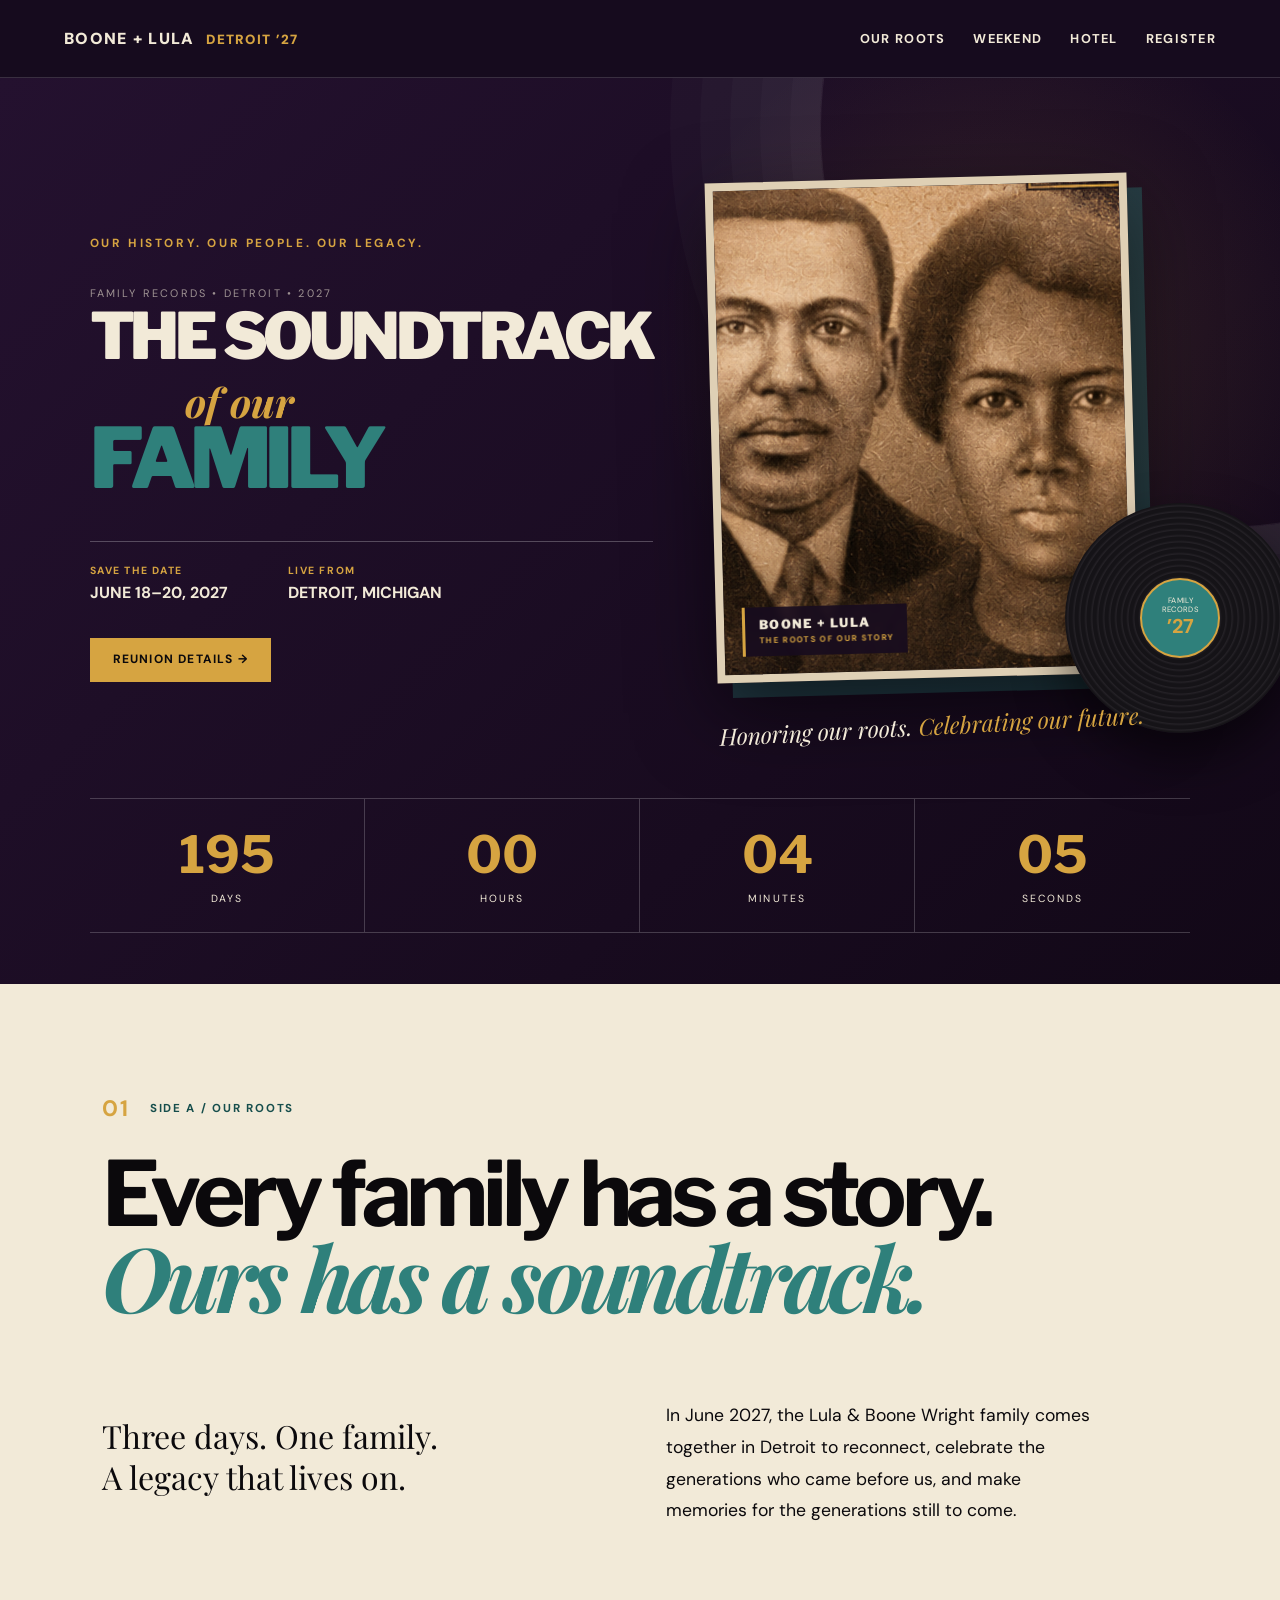
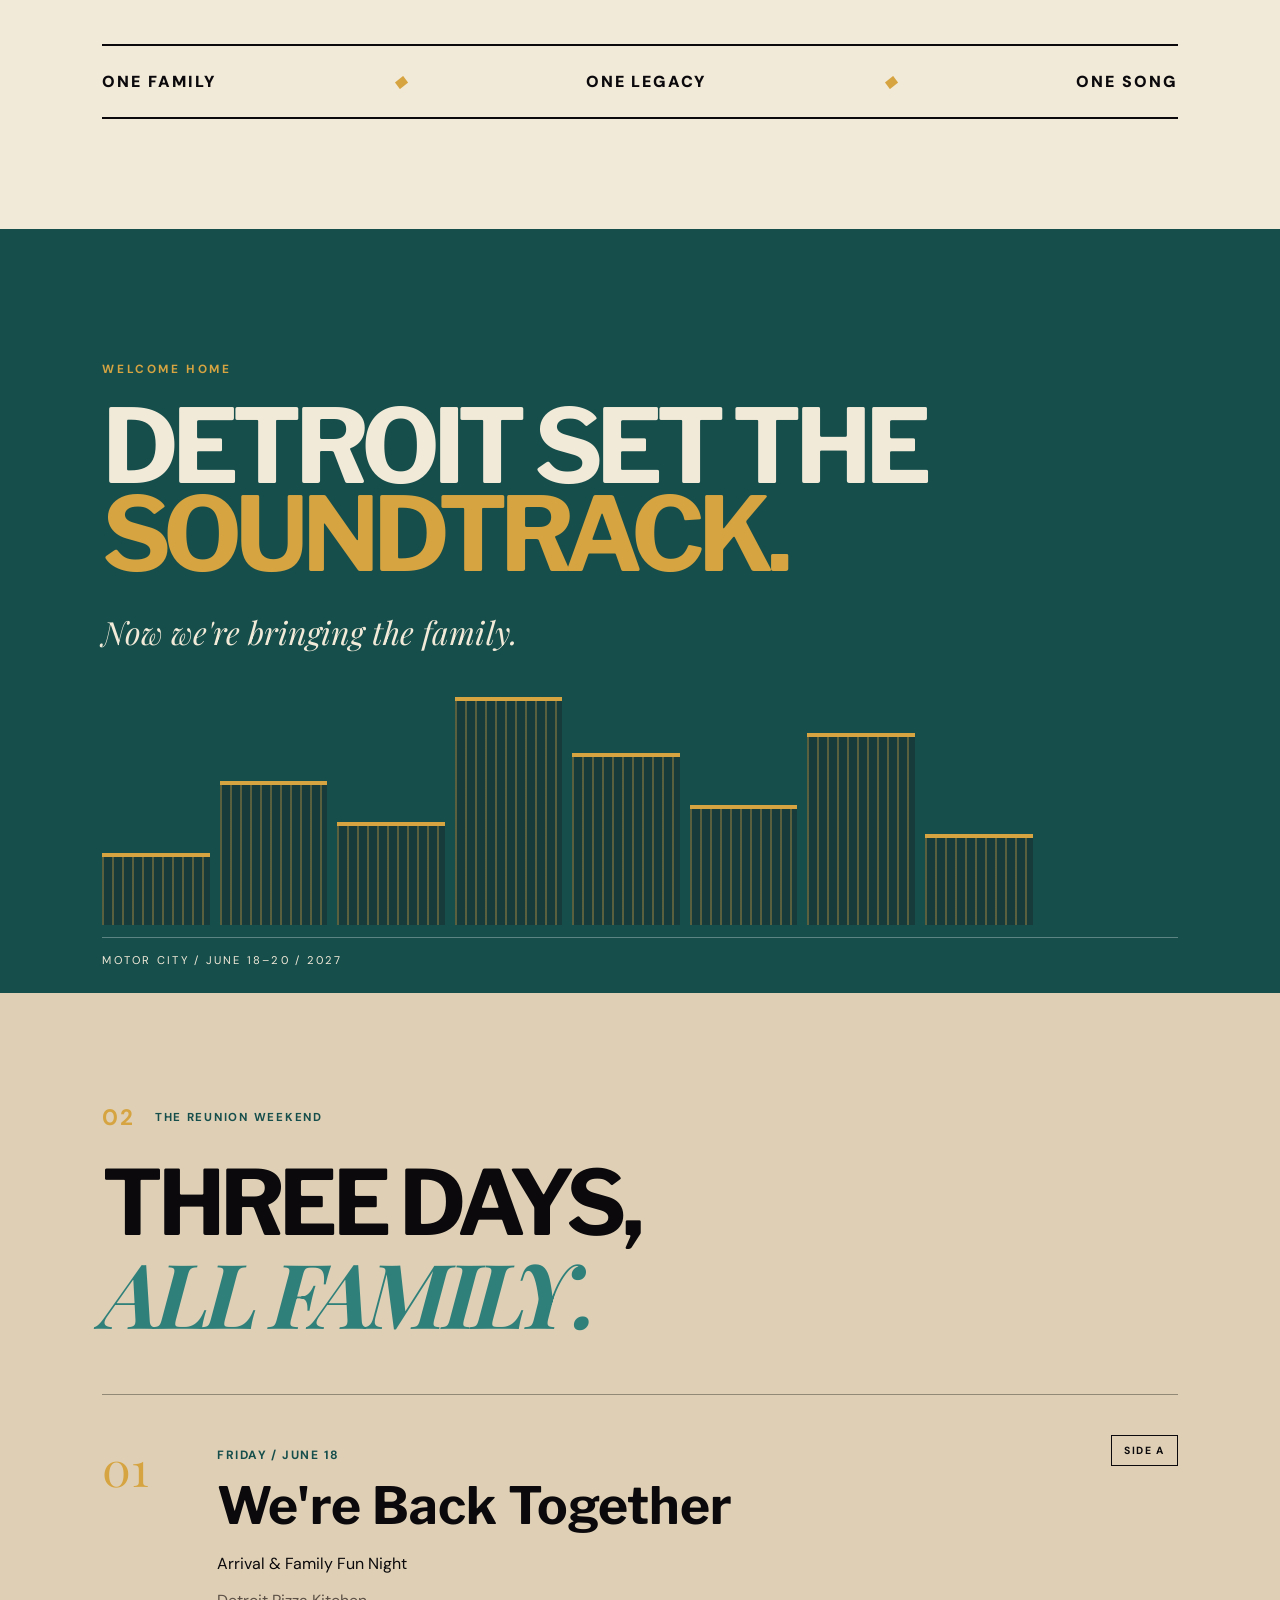
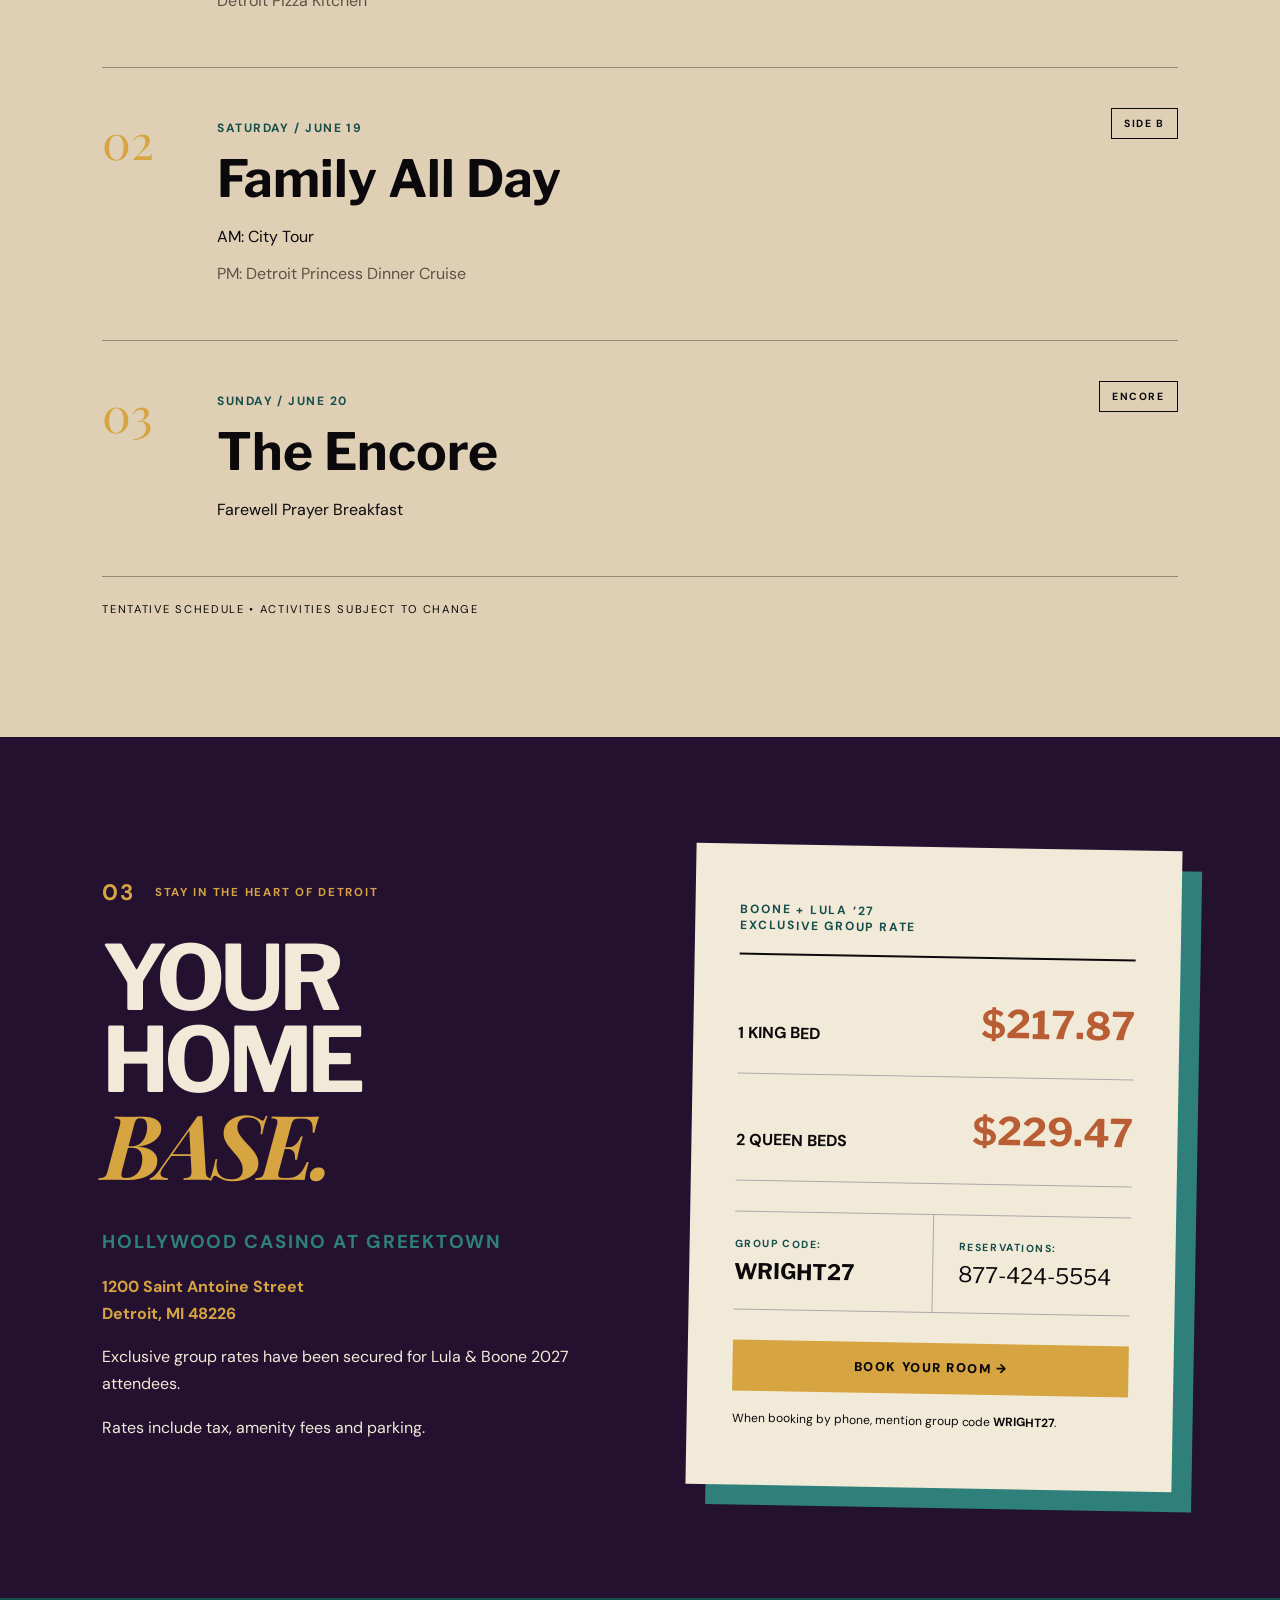
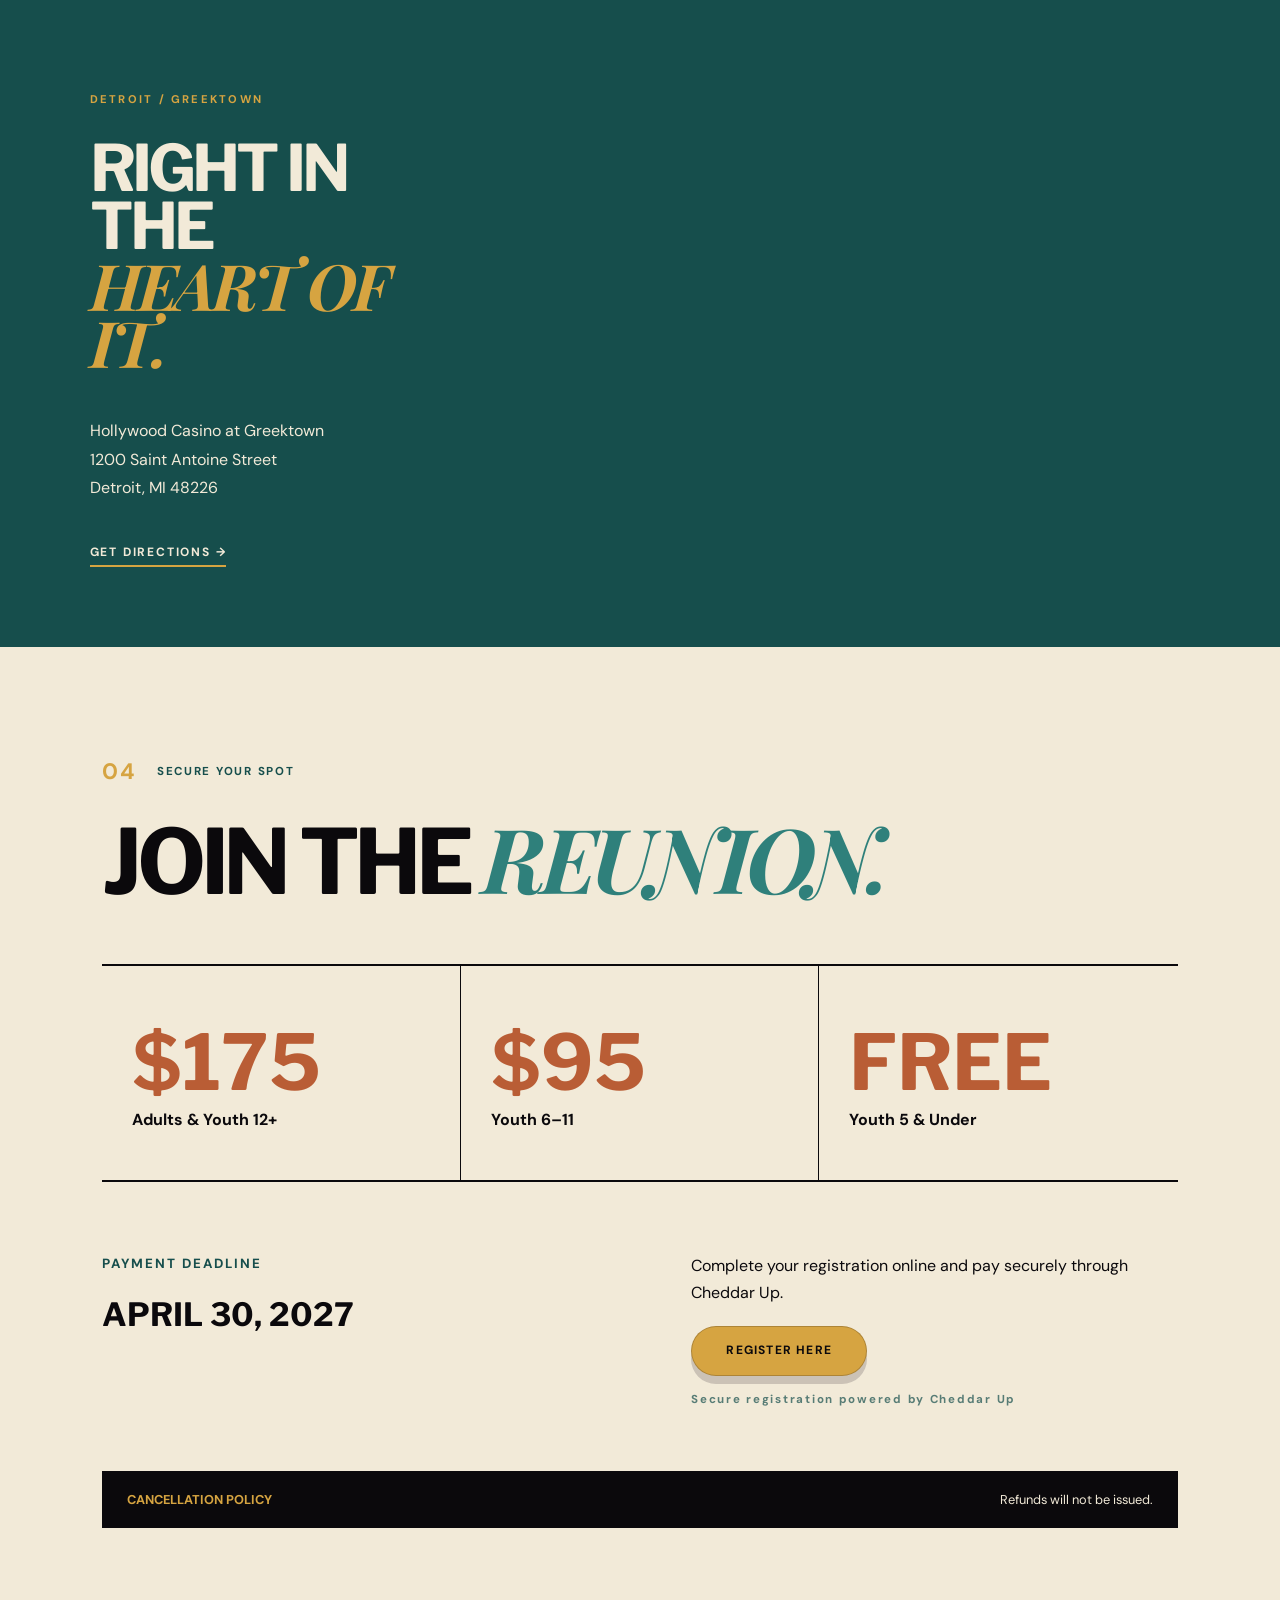
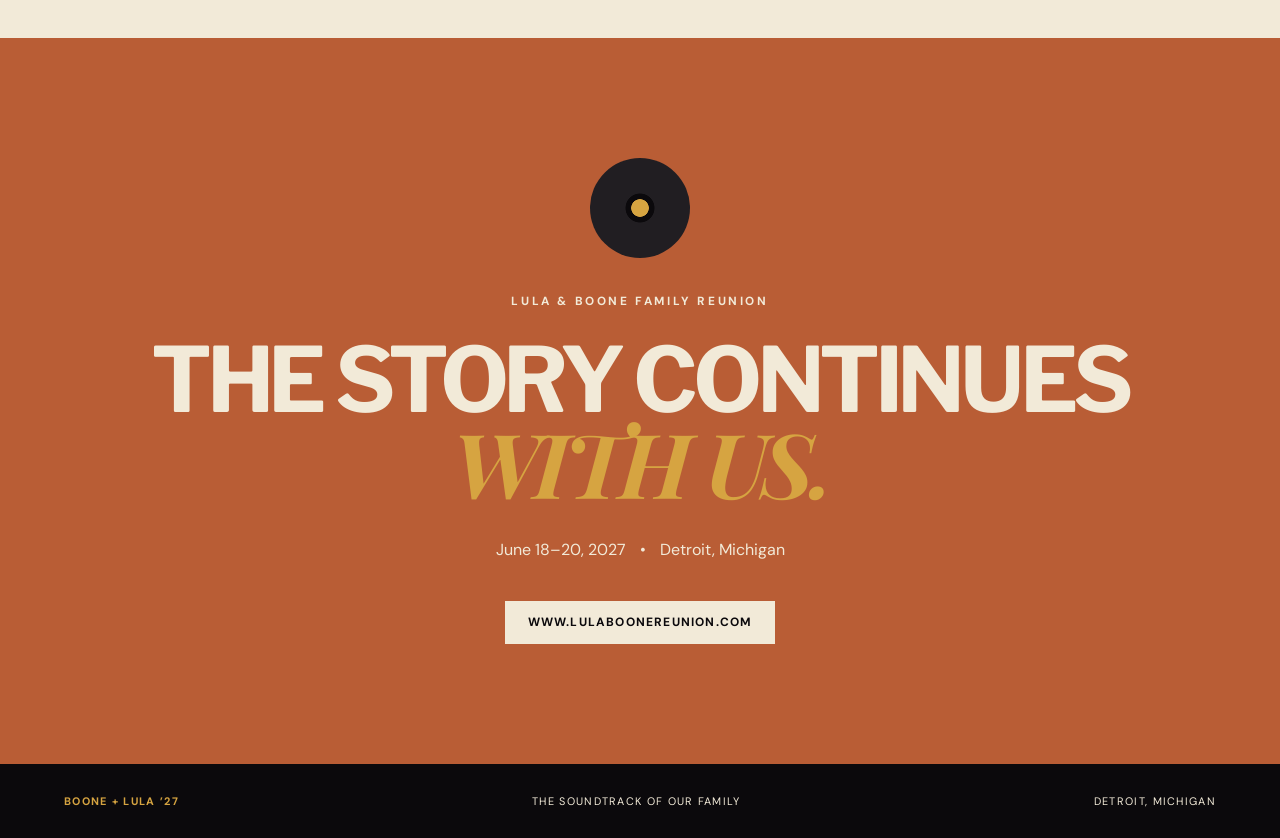
<file: index.html>
<!doctype html>
<html lang="en">
<head>
  <meta charset="utf-8">
  <meta name="viewport" content="width=device-width, initial-scale=1">

  <title>Lula & Boone Wright Family Reunion | Detroit 2027</title>

  <meta
    name="description"
    content="Lula & Boone Wright Family Reunion — June 18–20, 2027 in Detroit, Michigan."
  >

  <link rel="preconnect" href="https://fonts.googleapis.com">
  <link rel="preconnect" href="https://fonts.gstatic.com" crossorigin>

  <link
    href="https://fonts.googleapis.com/css2?family=DM+Sans:wght@400;500;600;700&family=Libre+Franklin:wght@700;900&family=Playfair+Display:ital,wght@0,700;1,700&display=swap"
    rel="stylesheet"
  >

  <link rel="stylesheet" href="styles.css">
</head>

<body>

<a class="skip-link" href="#main">Skip to content</a>

<header class="site-header">

  <a class="brand" href="#home">
    <span>BOONE + LULA</span>
    <small>DETROIT ’27</small>
  </a>

  <button
    class="menu-button"
    aria-expanded="false"
    aria-controls="navigation"
  >
    MENU
  </button>

  <nav id="navigation">
    <a href="#roots">Our Roots</a>
    <a href="#weekend">Weekend</a>
    <a href="#hotel">Hotel</a>
    <a href="#register">Register</a>
  </nav>

</header>


<main id="main">

<!-- =======================
     HERO
======================= -->

<section class="hero" id="home">

  <div class="record-lines"></div>

  <div class="hero-copy">

    <p class="eyebrow">
      OUR HISTORY. OUR PEOPLE. OUR LEGACY.
    </p>

    <p class="catalog">
      FAMILY RECORDS • DETROIT • 2027
    </p>

    <h1>
      <span>THE SOUNDTRACK</span>
      <em>of our</em>
      <strong>FAMILY</strong>
    </h1>

    <div class="hero-details">

      <div>
        <small>SAVE THE DATE</small>
        <b>JUNE 18–20, 2027</b>
      </div>

      <div>
        <small>LIVE FROM</small>
        <b>DETROIT, MICHIGAN</b>
      </div>

    </div>

    <a class="button gold-button" href="#weekend">
      Reunion Details →
    </a>

  </div>


  <div class="album-area">

<div class="family-photo">

  <img
    src="lulaboone.png"
    alt="Historic family portrait of Boone and Lula"
    class="boone-lula-photo"
  >

  <div class="photo-stamp">
    <span>BOONE + LULA</span>
    <small>THE ROOTS OF OUR STORY</small>
  </div>

    </div>


    <div class="vinyl" aria-hidden="true">

      <div class="record-label">

        <small>
          FAMILY<br>
          RECORDS
        </small>

        <strong>’27</strong>

      </div>

    </div>


    <p class="script-message">
      Honoring our roots.
      <span>Celebrating our future.</span>
    </p>

  </div>


  <div class="countdown">

    <div>
      <strong id="days">—</strong>
      <span>DAYS</span>
    </div>

    <div>
      <strong id="hours">—</strong>
      <span>HOURS</span>
    </div>

    <div>
      <strong id="minutes">—</strong>
      <span>MINUTES</span>
    </div>

    <div>
      <strong id="seconds">—</strong>
      <span>SECONDS</span>
    </div>

  </div>

</section>



<!-- =======================
     OUR ROOTS
======================= -->

<section class="roots section" id="roots">

  <div class="section-label">

    <span class="number">01</span>

    <span>SIDE A / OUR ROOTS</span>

  </div>


  <h2>
    Every family has a story.
    <em>Ours has a soundtrack.</em>
  </h2>


  <div class="two-column">

    <p class="lead">
      Three days. One family.<br>
      A legacy that lives on.
    </p>

    <p>
      In June 2027, the Lula & Boone Wright family comes
      together in Detroit to reconnect, celebrate
      the generations who came before us, and make
      memories for the generations still to come.
    </p>

  </div>


  <div class="legacy-strip">

    <span>ONE FAMILY</span>

    <i>◆</i>

    <span>ONE LEGACY</span>

    <i>◆</i>

    <span>ONE SONG</span>

  </div>

</section>



<!-- =======================
     DETROIT
======================= -->

<section class="detroit-section">

  <p class="eyebrow">WELCOME HOME</p>

  <h2>
    DETROIT SET THE
    <span>SOUNDTRACK.</span>
  </h2>

  <p class="detroit-subtitle">
    Now we're bringing the family.
  </p>


  <div class="skyline" aria-hidden="true">

    <span></span>
    <span></span>
    <span></span>
    <span></span>
    <span></span>
    <span></span>
    <span></span>
    <span></span>

  </div>


  <p class="city-tag">
    MOTOR CITY / JUNE 18–20 / 2027
  </p>

</section>



<!-- =======================
     WEEKEND
======================= -->

<section class="weekend section" id="weekend">

  <div class="section-label">

    <span class="number">02</span>

    <span>THE REUNION WEEKEND</span>

  </div>


  <h2>
    THREE DAYS, 
    <em>ALL FAMILY.</em>
  </h2>


  <div class="track-list">


    <article class="track">

      <div class="track-number">01</div>

      <div class="track-copy">

        <p class="day">
          FRIDAY / JUNE 18
        </p>

        <h3>
          We're Back Together
        </h3>

        <p>
          Arrival & Family Fun Night
        </p>

        <p class="track-detail">
          Detroit Pizza Kitchen
        </p>

      </div>

      <span class="side">
        SIDE A
      </span>

    </article>



    <article class="track">

      <div class="track-number">02</div>

      <div class="track-copy">

        <p class="day">
          SATURDAY / JUNE 19
        </p>

        <h3>
          Family All Day
        </h3>

        <p>
          AM: City Tour
        </p>

        <p class="track-detail">
          PM: Detroit Princess Dinner Cruise
        </p>

      </div>

      <span class="side">
        SIDE B
      </span>

    </article>



    <article class="track">

      <div class="track-number">03</div>

      <div class="track-copy">

        <p class="day">
          SUNDAY / JUNE 20
        </p>

        <h3>
          The Encore
        </h3>

        <p>
          Farewell Prayer Breakfast
        </p>

      </div>

      <span class="side">
        ENCORE
      </span>

    </article>


  </div>


  <p class="fine-print">
    Tentative schedule • Activities subject to change
  </p>

</section>



<!-- =======================
     HOTEL
======================= -->

<section class="hotel-section" id="hotel">

  <div class="hotel-intro">

    <div class="section-label">
      <span class="number">03</span>
      <span>STAY IN THE HEART OF DETROIT</span>
    </div>

    <h2>
      YOUR HOME
      <em>BASE.</em>
    </h2>

    <h3>
      HOLLYWOOD CASINO AT GREEKTOWN
    </h3>

    <p class="hotel-address">
      1200 Saint Antoine Street<br>
      Detroit, MI 48226
    </p>

    <p>
      Exclusive group rates have been secured
      for Lula & Boone 2027 attendees.
    </p>

    <p>
      Rates include tax, amenity fees and parking.
    </p>

  </div>


  <div class="rate-card">

    <p class="rate-heading">
      BOONE + LULA ’27<br>
      EXCLUSIVE GROUP RATE
    </p>

    <div class="rate">
      <span>1 KING BED</span>
      <strong>$217.87</strong>
    </div>

    <div class="rate">
      <span>2 QUEEN BEDS</span>
      <strong>$229.47</strong>
    </div>


    <!-- BOOKING INFORMATION -->

    <div class="booking-details">

      <div class="booking-detail">
        <small>GROUP CODE:</small>
        <strong>WRIGHT27</strong>
      </div>

      <div class="booking-detail">
        <small>RESERVATIONS:</small>

        <a href="tel:18774245554">
          877-424-5554
        </a>
      </div>

    </div>


    <a
      class="hotel-book-button"
      href="https://book.rguest.com/onecart/wbe/offers/688/hollywoodgreektown"
      target="_blank"
      rel="noopener noreferrer"
    >
      BOOK YOUR ROOM →
    </a>


    <p class="booking-help">
      When booking by phone, mention group code
      <strong>WRIGHT27</strong>.
    </p>

  </div>

</section>


<!-- =======================
     HOTEL MAP
======================= -->

<section class="hotel-map-section">

  <div class="map-copy">

    <p class="map-kicker">
      DETROIT / GREEKTOWN
    </p>

    <h2>
      RIGHT IN THE
      <em>HEART OF IT.</em>
    </h2>

    <p>
      Hollywood Casino at Greektown<br>
      1200 Saint Antoine Street<br>
      Detroit, MI 48226
    </p>

    <a
      class="map-directions"
      href="https://www.google.com/maps/search/?api=1&query=Hollywood+Casino+at+Greektown+1200+Saint+Antoine+Street+Detroit+MI+48226"
      target="_blank"
      rel="noopener noreferrer"
    >
      GET DIRECTIONS →
    </a>

  </div>


  <div class="map-container">

    <iframe
      title="Map showing Hollywood Casino at Greektown in Detroit"
      src="https://www.google.com/maps?q=Hollywood+Casino+at+Greektown,+1200+Saint+Antoine+Street,+Detroit,+MI+48226&output=embed"
      width="100%"
      height="100%"
      style="border:0;"
      allowfullscreen=""
      loading="lazy"
      referrerpolicy="no-referrer-when-downgrade">
    </iframe>

  </div>

</section>


<!-- =======================
     REGISTRATION
======================= -->

<section class="registration section" id="register">


  <div class="section-label">

    <span class="number">04</span>

    <span>SECURE YOUR SPOT</span>

  </div>


  <h2>
    JOIN THE
    <em>REUNION.</em>
  </h2>



  <div class="fees">


    <div class="fee">

      <strong>$175</strong>

      <span>
        Adults & Youth 12+
      </span>

    </div>



    <div class="fee">

      <strong>$95</strong>

      <span>
        Youth 6–11
      </span>

    </div>



    <div class="fee">

      <strong>FREE</strong>

      <span>
        Youth 5 & Under
      </span>

    </div>


  </div>



  <div class="registration-info">


    <div>

      <small>
        PAYMENT DEADLINE
      </small>

      <strong>
        APRIL 30, 2027
      </strong>

    </div>


    <div class="registration-action">
      <p>
        Complete your registration online and pay securely through Cheddar Up.
      </p>

      <a
        href="https://my.cheddarup.com/c/2027-boone-lula-wright-family-reunion"
        class="button gold-button registration-button"
        target="_blank"
        rel="noopener noreferrer"
      >
        Register Here
      </a>

      <small class="powered-by">
        Secure registration powered by Cheddar Up
      </small>
    </div>


  </div>



  <div class="cancellation">

    <strong>
      CANCELLATION POLICY
    </strong>

    <span>
      Refunds will not be issued.
    </span>

  </div>


</section>



<!-- =======================
     CLOSING
======================= -->

<section class="closing">


  <div class="mini-record"></div>


  <p class="eyebrow">
    Lula & Boone FAMILY REUNION
  </p>


  <h2>
    THE STORY CONTINUES
    <em>WITH US.</em>
  </h2>


  <p>
    June 18–20, 2027
    <span>•</span>
    Detroit, Michigan
  </p>


  <a
    class="button cream-button"
    href="https://www.lulaboonereunion.com"
  >
    www.lulaboonereunion.com
  </a>


</section>


</main>



<footer>

  <strong>
    BOONE + LULA ’27
  </strong>

  <span>
    THE SOUNDTRACK OF OUR FAMILY
  </span>

  <span>
    DETROIT, MICHIGAN
  </span>

</footer>


<script src="script.js"></script>

</body>
</html>
</file>
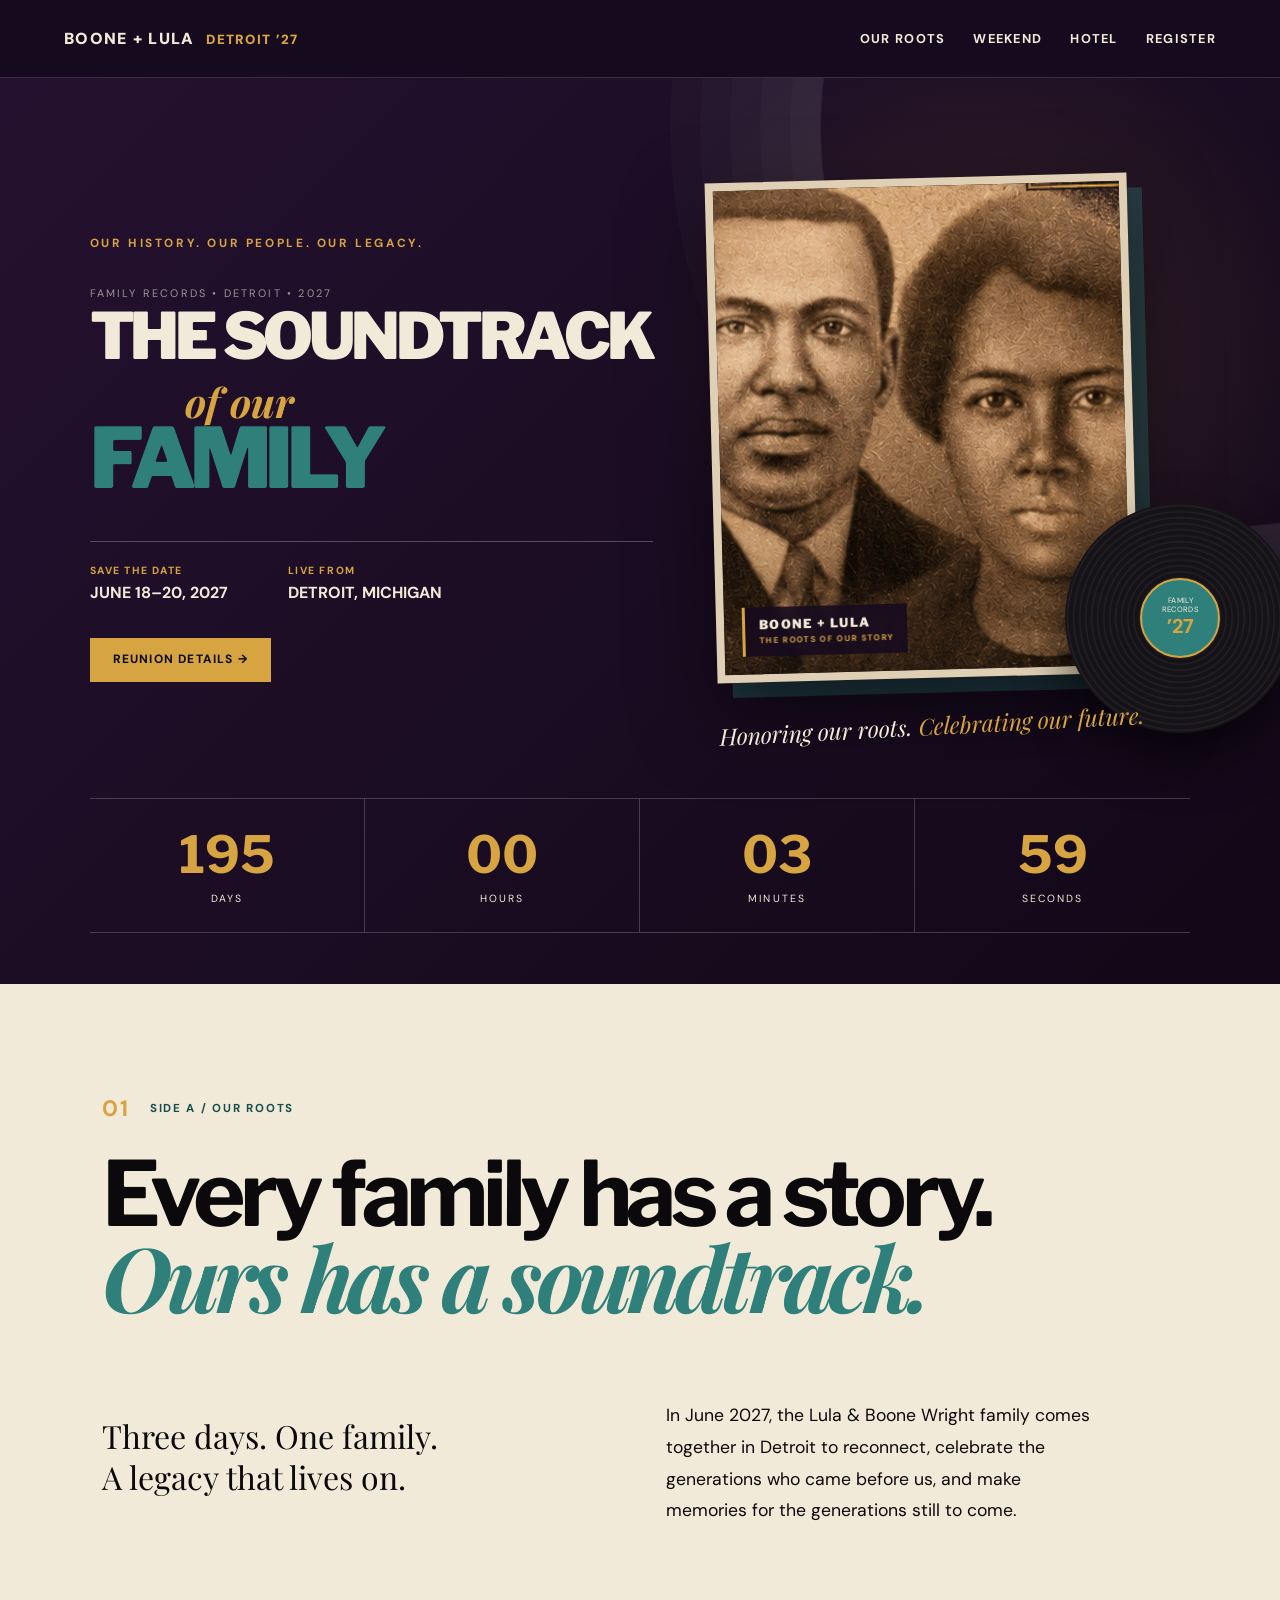
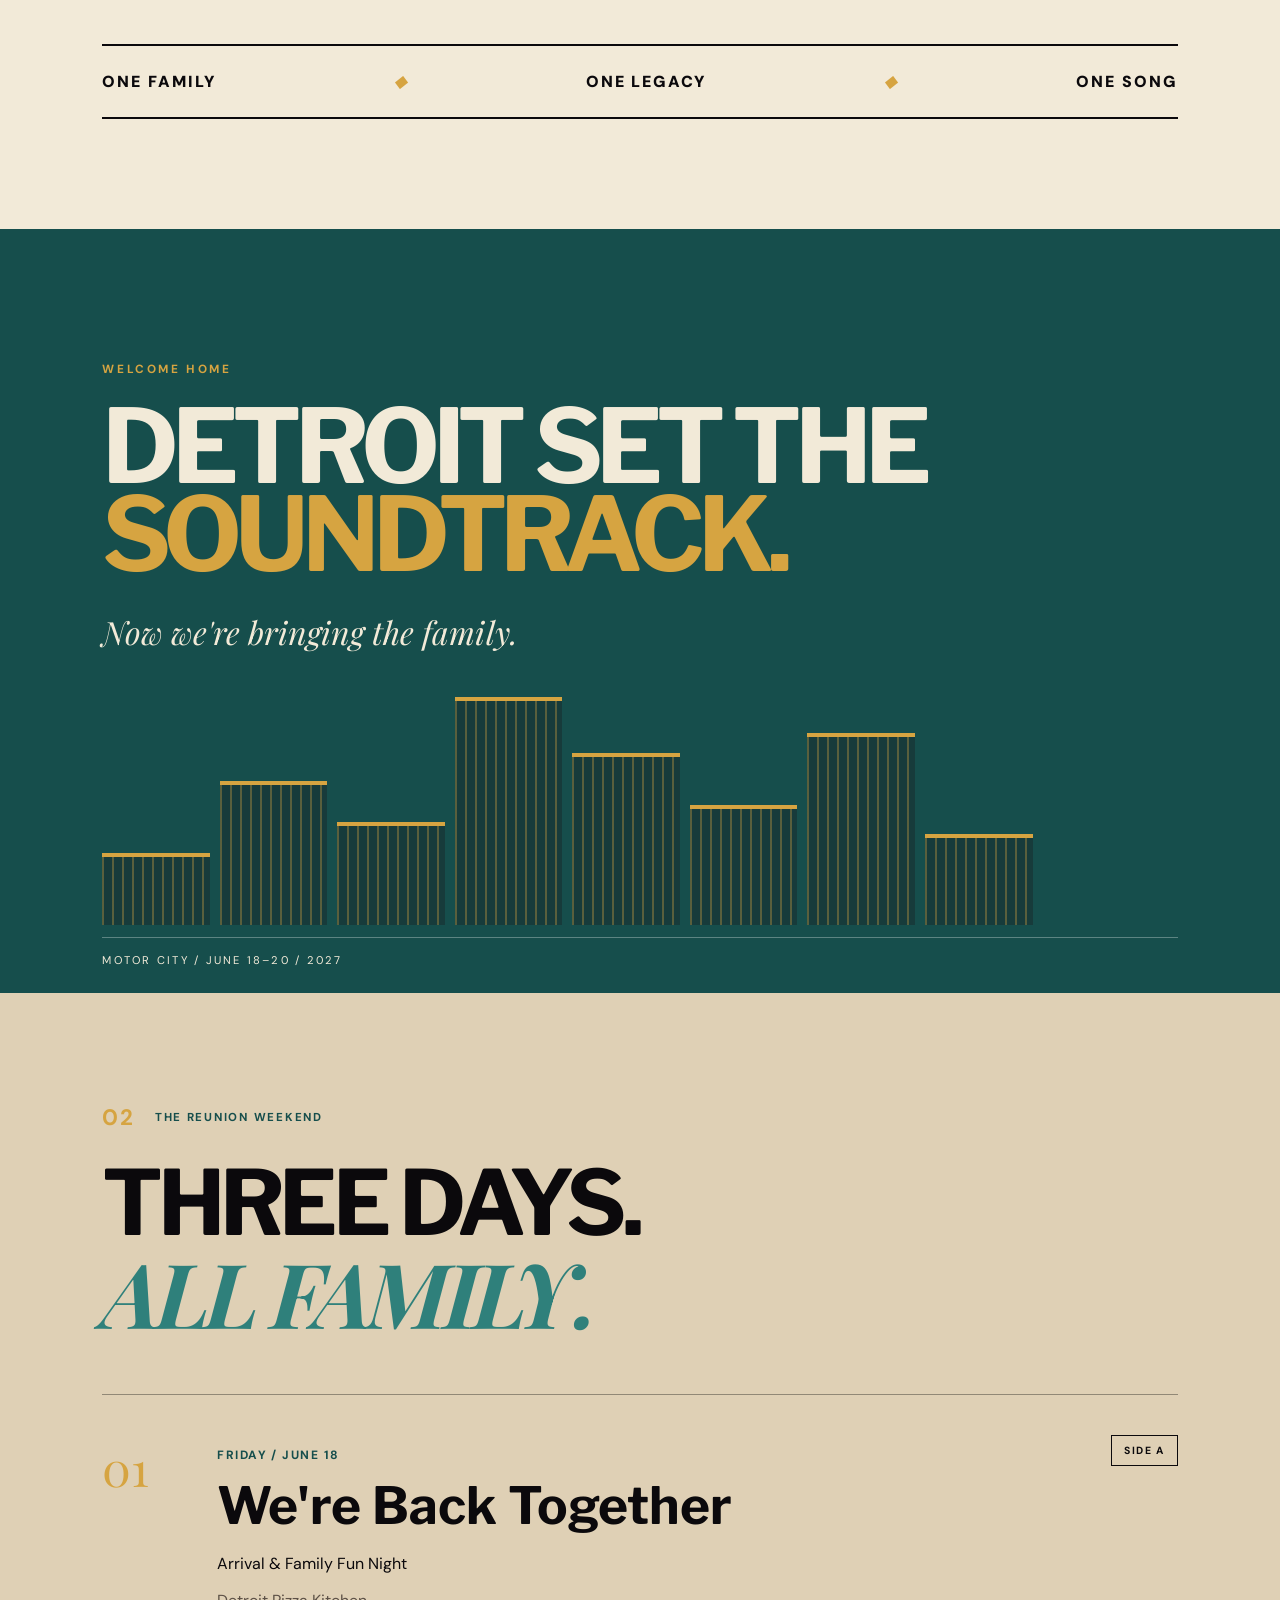
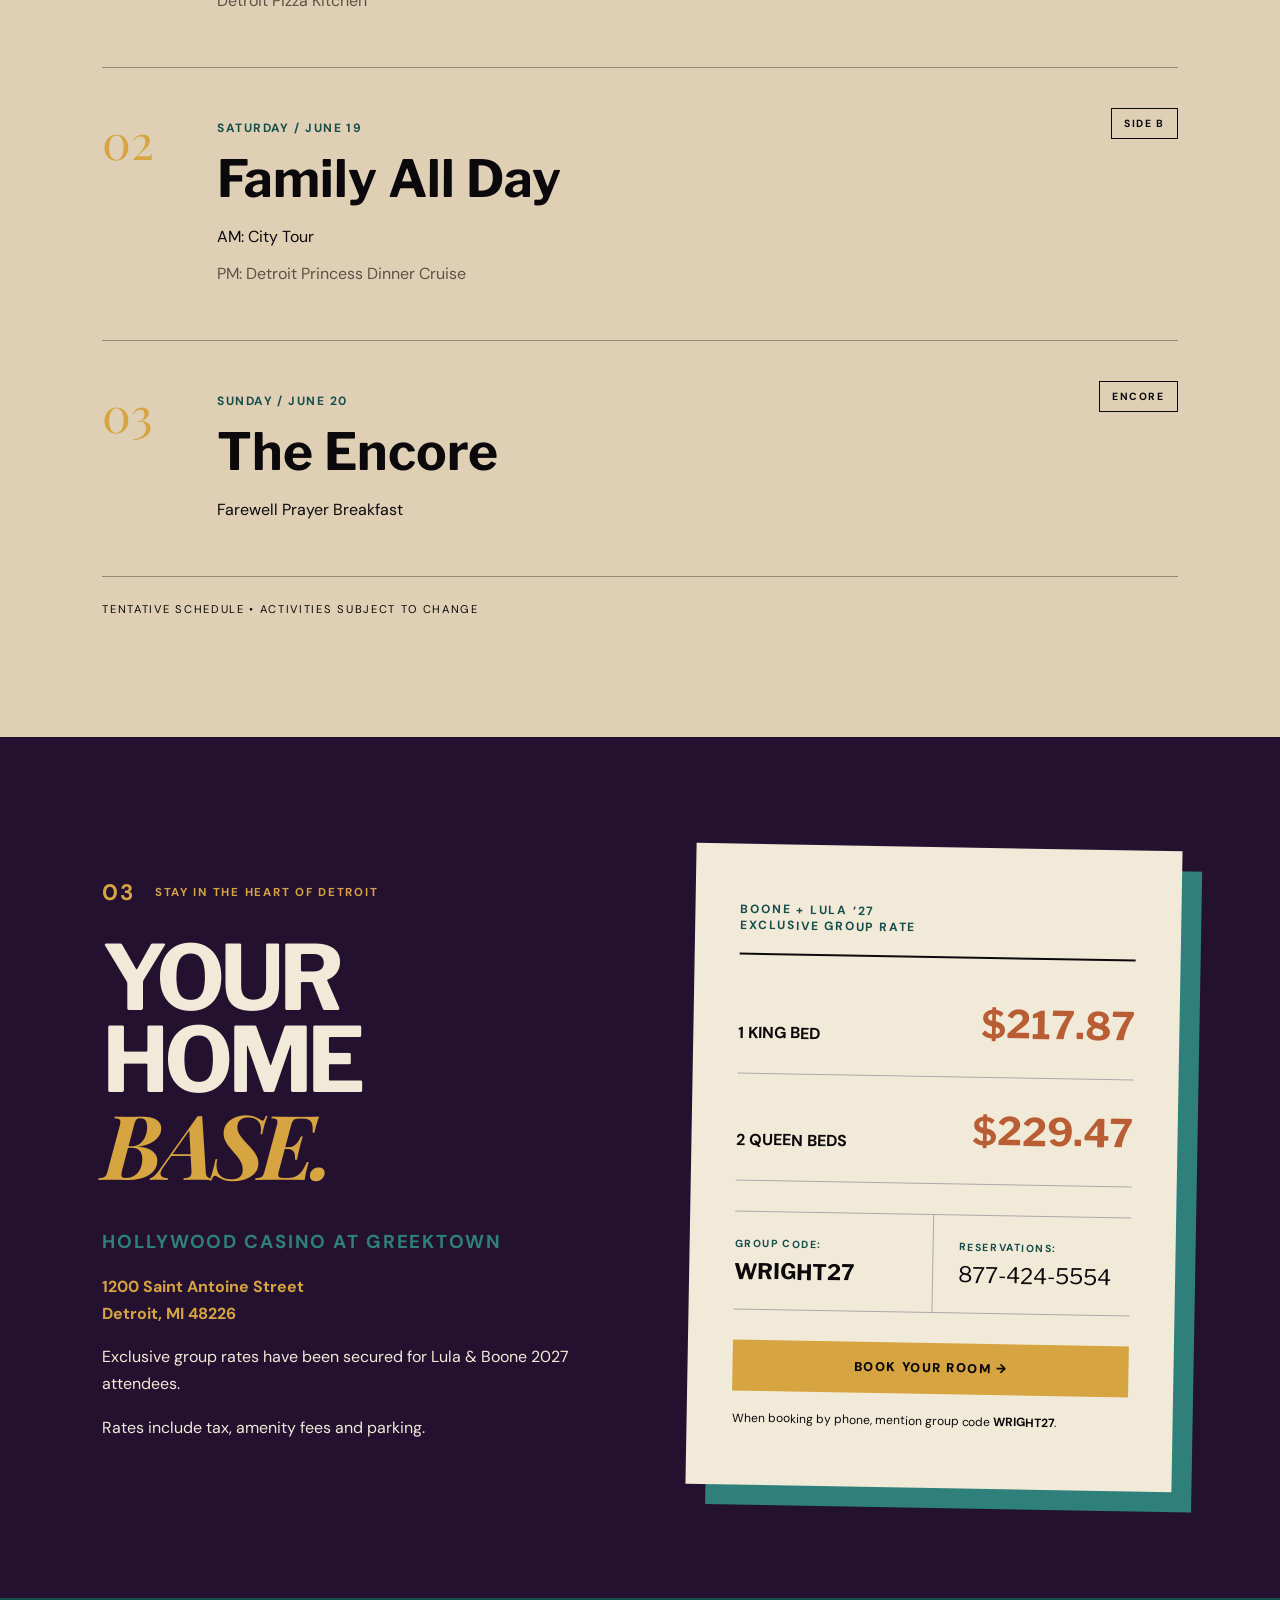
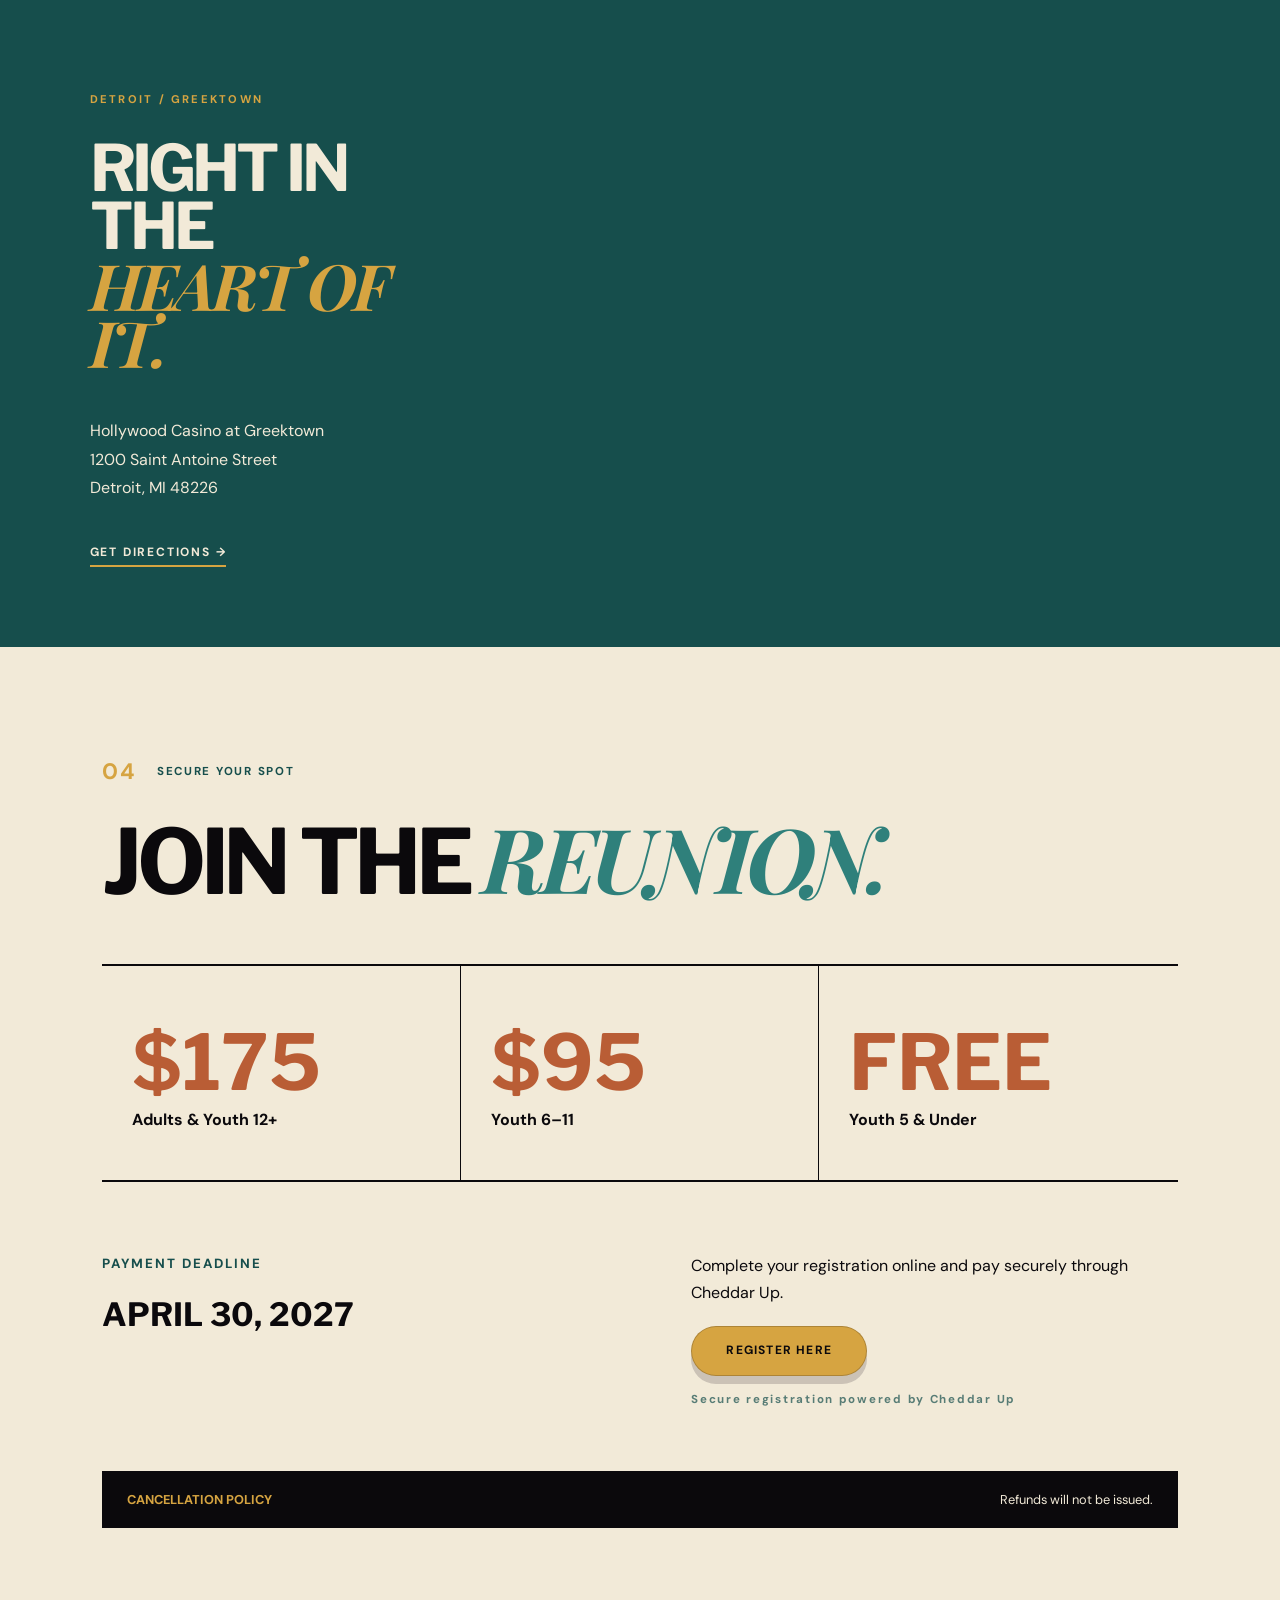
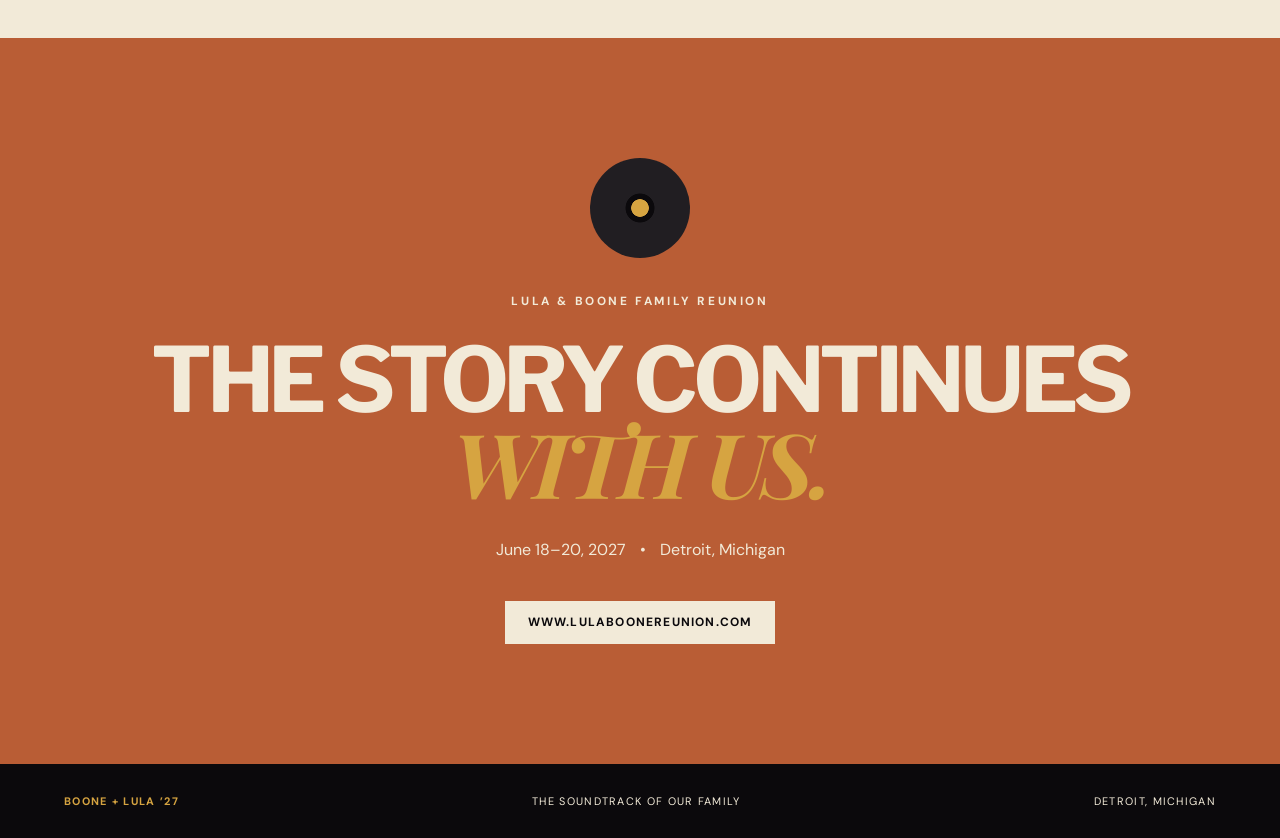
<file: index (1).html>
<!doctype html>
<html lang="en">
<head>
  <meta charset="utf-8">
  <meta name="viewport" content="width=device-width, initial-scale=1">

  <title>Lula & Boone Wright Family Reunion | Detroit 2027</title>

  <meta
    name="description"
    content="Lula & Boone Wright Family Reunion — June 18–20, 2027 in Detroit, Michigan."
  >

  <link rel="preconnect" href="https://fonts.googleapis.com">
  <link rel="preconnect" href="https://fonts.gstatic.com" crossorigin>

  <link
    href="https://fonts.googleapis.com/css2?family=DM+Sans:wght@400;500;600;700&family=Libre+Franklin:wght@700;900&family=Playfair+Display:ital,wght@0,700;1,700&display=swap"
    rel="stylesheet"
  >

  <link rel="stylesheet" href="styles.css">
</head>

<body>

<a class="skip-link" href="#main">Skip to content</a>

<header class="site-header">

  <a class="brand" href="#home">
    <span>BOONE + LULA</span>
    <small>DETROIT ’27</small>
  </a>

  <button
    class="menu-button"
    aria-expanded="false"
    aria-controls="navigation"
  >
    MENU
  </button>

  <nav id="navigation">
    <a href="#roots">Our Roots</a>
    <a href="#weekend">Weekend</a>
    <a href="#hotel">Hotel</a>
    <a href="#register">Register</a>
  </nav>

</header>


<main id="main">

<!-- =======================
     HERO
======================= -->

<section class="hero" id="home">

  <div class="record-lines"></div>

  <div class="hero-copy">

    <p class="eyebrow">
      OUR HISTORY. OUR PEOPLE. OUR LEGACY.
    </p>

    <p class="catalog">
      FAMILY RECORDS • DETROIT • 2027
    </p>

    <h1>
      <span>THE SOUNDTRACK</span>
      <em>of our</em>
      <strong>FAMILY</strong>
    </h1>

    <div class="hero-details">

      <div>
        <small>SAVE THE DATE</small>
        <b>JUNE 18–20, 2027</b>
      </div>

      <div>
        <small>LIVE FROM</small>
        <b>DETROIT, MICHIGAN</b>
      </div>

    </div>

    <a class="button gold-button" href="#weekend">
      Reunion Details →
    </a>

  </div>


  <div class="album-area">

<div class="family-photo">

  <img
    src="lulaboone.png"
    alt="Historic family portrait of Boone and Lula"
    class="boone-lula-photo"
  >

  <div class="photo-stamp">
    <span>BOONE + LULA</span>
    <small>THE ROOTS OF OUR STORY</small>
  </div>

    </div>


    <div class="vinyl" aria-hidden="true">

      <div class="record-label">

        <small>
          FAMILY<br>
          RECORDS
        </small>

        <strong>’27</strong>

      </div>

    </div>


    <p class="script-message">
      Honoring our roots.
      <span>Celebrating our future.</span>
    </p>

  </div>


  <div class="countdown">

    <div>
      <strong id="days">—</strong>
      <span>DAYS</span>
    </div>

    <div>
      <strong id="hours">—</strong>
      <span>HOURS</span>
    </div>

    <div>
      <strong id="minutes">—</strong>
      <span>MINUTES</span>
    </div>

    <div>
      <strong id="seconds">—</strong>
      <span>SECONDS</span>
    </div>

  </div>

</section>



<!-- =======================
     OUR ROOTS
======================= -->

<section class="roots section" id="roots">

  <div class="section-label">

    <span class="number">01</span>

    <span>SIDE A / OUR ROOTS</span>

  </div>


  <h2>
    Every family has a story.
    <em>Ours has a soundtrack.</em>
  </h2>


  <div class="two-column">

    <p class="lead">
      Three days. One family.<br>
      A legacy that lives on.
    </p>

    <p>
      In June 2027, the Lula & Boone Wright family comes
      together in Detroit to reconnect, celebrate
      the generations who came before us, and make
      memories for the generations still to come.
    </p>

  </div>


  <div class="legacy-strip">

    <span>ONE FAMILY</span>

    <i>◆</i>

    <span>ONE LEGACY</span>

    <i>◆</i>

    <span>ONE SONG</span>

  </div>

</section>



<!-- =======================
     DETROIT
======================= -->

<section class="detroit-section">

  <p class="eyebrow">WELCOME HOME</p>

  <h2>
    DETROIT SET THE
    <span>SOUNDTRACK.</span>
  </h2>

  <p class="detroit-subtitle">
    Now we're bringing the family.
  </p>


  <div class="skyline" aria-hidden="true">

    <span></span>
    <span></span>
    <span></span>
    <span></span>
    <span></span>
    <span></span>
    <span></span>
    <span></span>

  </div>


  <p class="city-tag">
    MOTOR CITY / JUNE 18–20 / 2027
  </p>

</section>



<!-- =======================
     WEEKEND
======================= -->

<section class="weekend section" id="weekend">

  <div class="section-label">

    <span class="number">02</span>

    <span>THE REUNION WEEKEND</span>

  </div>


  <h2>
    THREE DAYS.
    <em>ALL FAMILY.</em>
  </h2>


  <div class="track-list">


    <article class="track">

      <div class="track-number">01</div>

      <div class="track-copy">

        <p class="day">
          FRIDAY / JUNE 18
        </p>

        <h3>
          We're Back Together
        </h3>

        <p>
          Arrival & Family Fun Night
        </p>

        <p class="track-detail">
          Detroit Pizza Kitchen
        </p>

      </div>

      <span class="side">
        SIDE A
      </span>

    </article>



    <article class="track">

      <div class="track-number">02</div>

      <div class="track-copy">

        <p class="day">
          SATURDAY / JUNE 19
        </p>

        <h3>
          Family All Day
        </h3>

        <p>
          AM: City Tour
        </p>

        <p class="track-detail">
          PM: Detroit Princess Dinner Cruise
        </p>

      </div>

      <span class="side">
        SIDE B
      </span>

    </article>



    <article class="track">

      <div class="track-number">03</div>

      <div class="track-copy">

        <p class="day">
          SUNDAY / JUNE 20
        </p>

        <h3>
          The Encore
        </h3>

        <p>
          Farewell Prayer Breakfast
        </p>

      </div>

      <span class="side">
        ENCORE
      </span>

    </article>


  </div>


  <p class="fine-print">
    Tentative schedule • Activities subject to change
  </p>

</section>



<!-- =======================
     HOTEL
======================= -->

<section class="hotel-section" id="hotel">

  <div class="hotel-intro">

    <div class="section-label">
      <span class="number">03</span>
      <span>STAY IN THE HEART OF DETROIT</span>
    </div>

    <h2>
      YOUR HOME
      <em>BASE.</em>
    </h2>

    <h3>
      HOLLYWOOD CASINO AT GREEKTOWN
    </h3>

    <p class="hotel-address">
      1200 Saint Antoine Street<br>
      Detroit, MI 48226
    </p>

    <p>
      Exclusive group rates have been secured
      for Lula & Boone 2027 attendees.
    </p>

    <p>
      Rates include tax, amenity fees and parking.
    </p>

  </div>


  <div class="rate-card">

    <p class="rate-heading">
      BOONE + LULA ’27<br>
      EXCLUSIVE GROUP RATE
    </p>

    <div class="rate">
      <span>1 KING BED</span>
      <strong>$217.87</strong>
    </div>

    <div class="rate">
      <span>2 QUEEN BEDS</span>
      <strong>$229.47</strong>
    </div>


    <!-- BOOKING INFORMATION -->

    <div class="booking-details">

      <div class="booking-detail">
        <small>GROUP CODE:</small>
        <strong>WRIGHT27</strong>
      </div>

      <div class="booking-detail">
        <small>RESERVATIONS:</small>

        <a href="tel:18774245554">
          877-424-5554
        </a>
      </div>

    </div>


    <a
      class="hotel-book-button"
      href="https://book.rguest.com/onecart/wbe/offers/688/hollywoodgreektown"
      target="_blank"
      rel="noopener noreferrer"
    >
      BOOK YOUR ROOM →
    </a>


    <p class="booking-help">
      When booking by phone, mention group code
      <strong>WRIGHT27</strong>.
    </p>

  </div>

</section>


<!-- =======================
     HOTEL MAP
======================= -->

<section class="hotel-map-section">

  <div class="map-copy">

    <p class="map-kicker">
      DETROIT / GREEKTOWN
    </p>

    <h2>
      RIGHT IN THE
      <em>HEART OF IT.</em>
    </h2>

    <p>
      Hollywood Casino at Greektown<br>
      1200 Saint Antoine Street<br>
      Detroit, MI 48226
    </p>

    <a
      class="map-directions"
      href="https://www.google.com/maps/search/?api=1&query=Hollywood+Casino+at+Greektown+1200+Saint+Antoine+Street+Detroit+MI+48226"
      target="_blank"
      rel="noopener noreferrer"
    >
      GET DIRECTIONS →
    </a>

  </div>


  <div class="map-container">

    <iframe
      title="Map showing Hollywood Casino at Greektown in Detroit"
      src="https://www.google.com/maps?q=Hollywood+Casino+at+Greektown,+1200+Saint+Antoine+Street,+Detroit,+MI+48226&output=embed"
      width="100%"
      height="100%"
      style="border:0;"
      allowfullscreen=""
      loading="lazy"
      referrerpolicy="no-referrer-when-downgrade">
    </iframe>

  </div>

</section>


<!-- =======================
     REGISTRATION
======================= -->

<section class="registration section" id="register">


  <div class="section-label">

    <span class="number">04</span>

    <span>SECURE YOUR SPOT</span>

  </div>


  <h2>
    JOIN THE
    <em>REUNION.</em>
  </h2>



  <div class="fees">


    <div class="fee">

      <strong>$175</strong>

      <span>
        Adults & Youth 12+
      </span>

    </div>



    <div class="fee">

      <strong>$95</strong>

      <span>
        Youth 6–11
      </span>

    </div>



    <div class="fee">

      <strong>FREE</strong>

      <span>
        Youth 5 & Under
      </span>

    </div>


  </div>



  <div class="registration-info">


    <div>

      <small>
        PAYMENT DEADLINE
      </small>

      <strong>
        APRIL 30, 2027
      </strong>

    </div>


    <div class="registration-action">
      <p>
        Complete your registration online and pay securely through Cheddar Up.
      </p>

      <a
        href="https://my.cheddarup.com/c/2027-boone-lula-wright-family-reunion"
        class="button gold-button registration-button"
        target="_blank"
        rel="noopener noreferrer"
      >
        Register Here
      </a>

      <small class="powered-by">
        Secure registration powered by Cheddar Up
      </small>
    </div>


  </div>



  <div class="cancellation">

    <strong>
      CANCELLATION POLICY
    </strong>

    <span>
      Refunds will not be issued.
    </span>

  </div>


</section>



<!-- =======================
     CLOSING
======================= -->

<section class="closing">


  <div class="mini-record"></div>


  <p class="eyebrow">
    Lula & Boone FAMILY REUNION
  </p>


  <h2>
    THE STORY CONTINUES
    <em>WITH US.</em>
  </h2>


  <p>
    June 18–20, 2027
    <span>•</span>
    Detroit, Michigan
  </p>


  <a
    class="button cream-button"
    href="https://www.lulaboonereunion.com"
  >
    www.lulaboonereunion.com
  </a>


</section>


</main>



<footer>

  <strong>
    BOONE + LULA ’27
  </strong>

  <span>
    THE SOUNDTRACK OF OUR FAMILY
  </span>

  <span>
    DETROIT, MICHIGAN
  </span>

</footer>


<script src="script.js"></script>

</body>
</html>
</file>
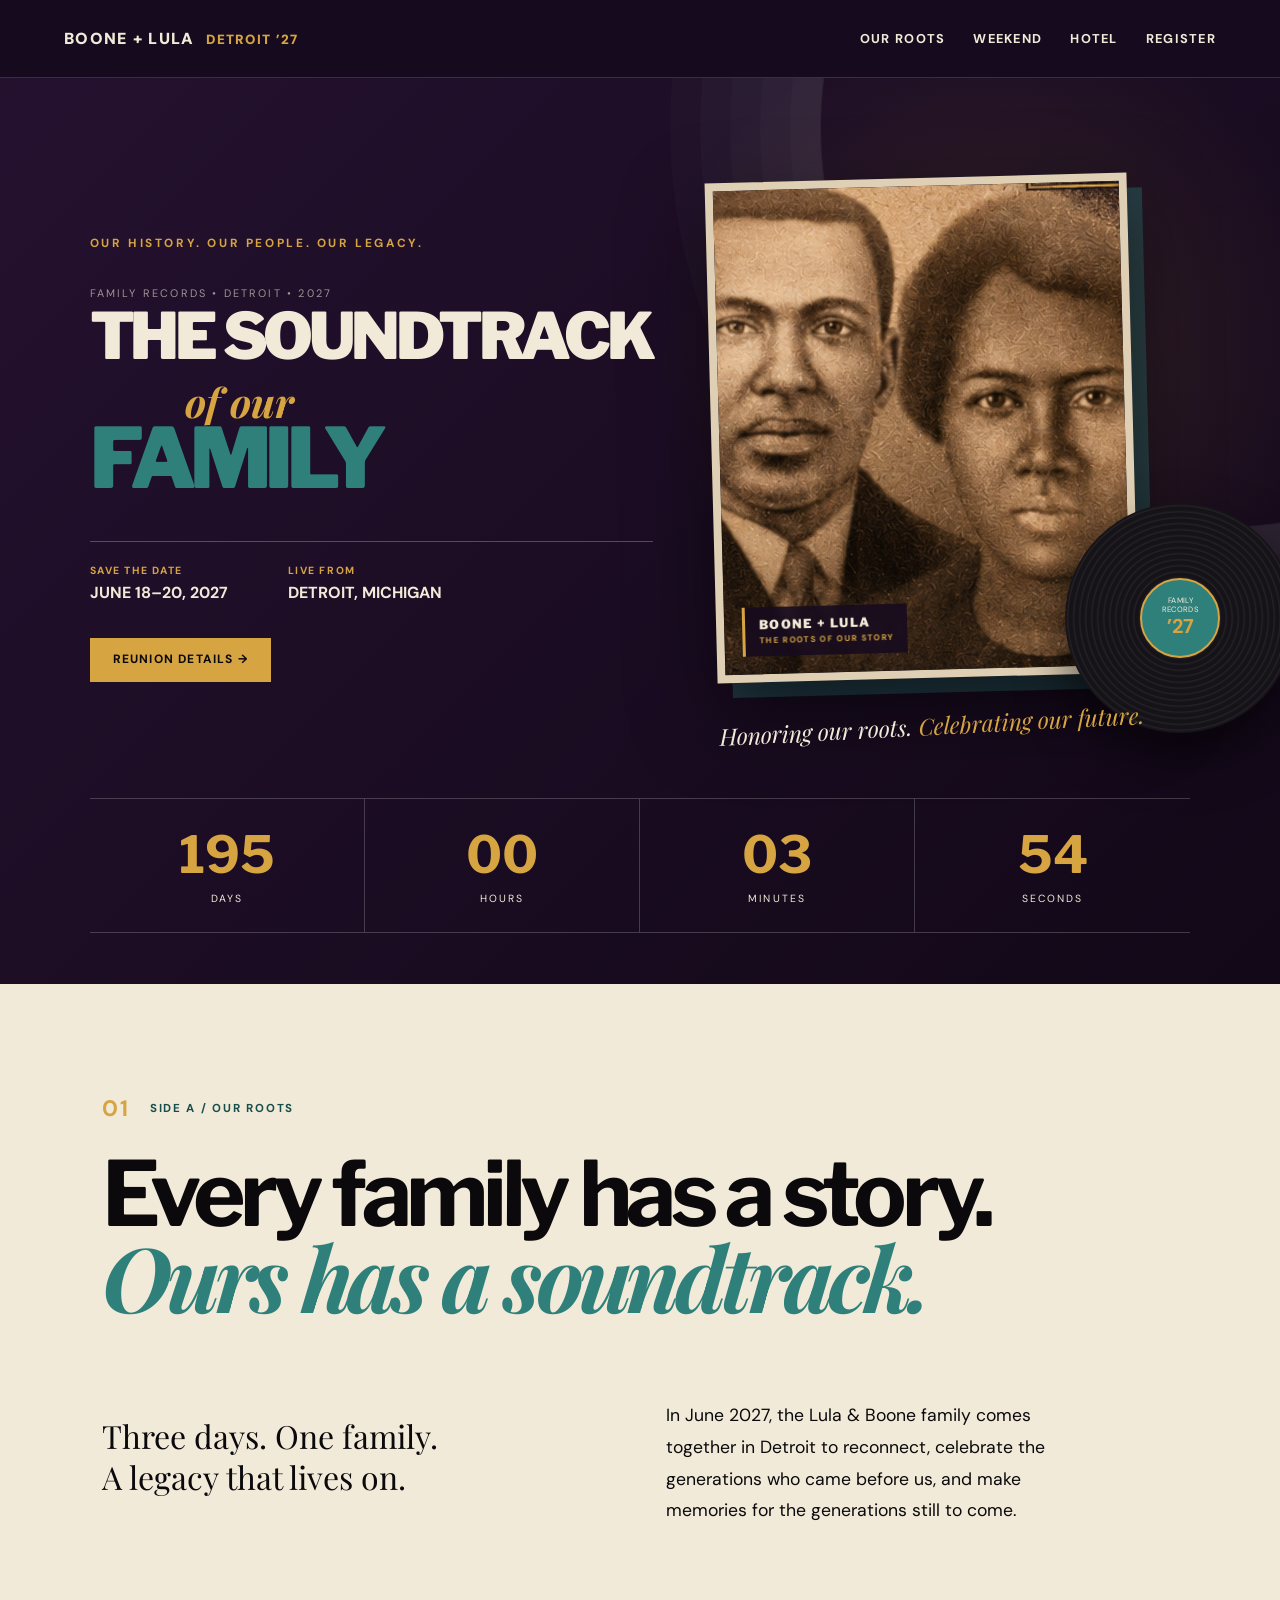
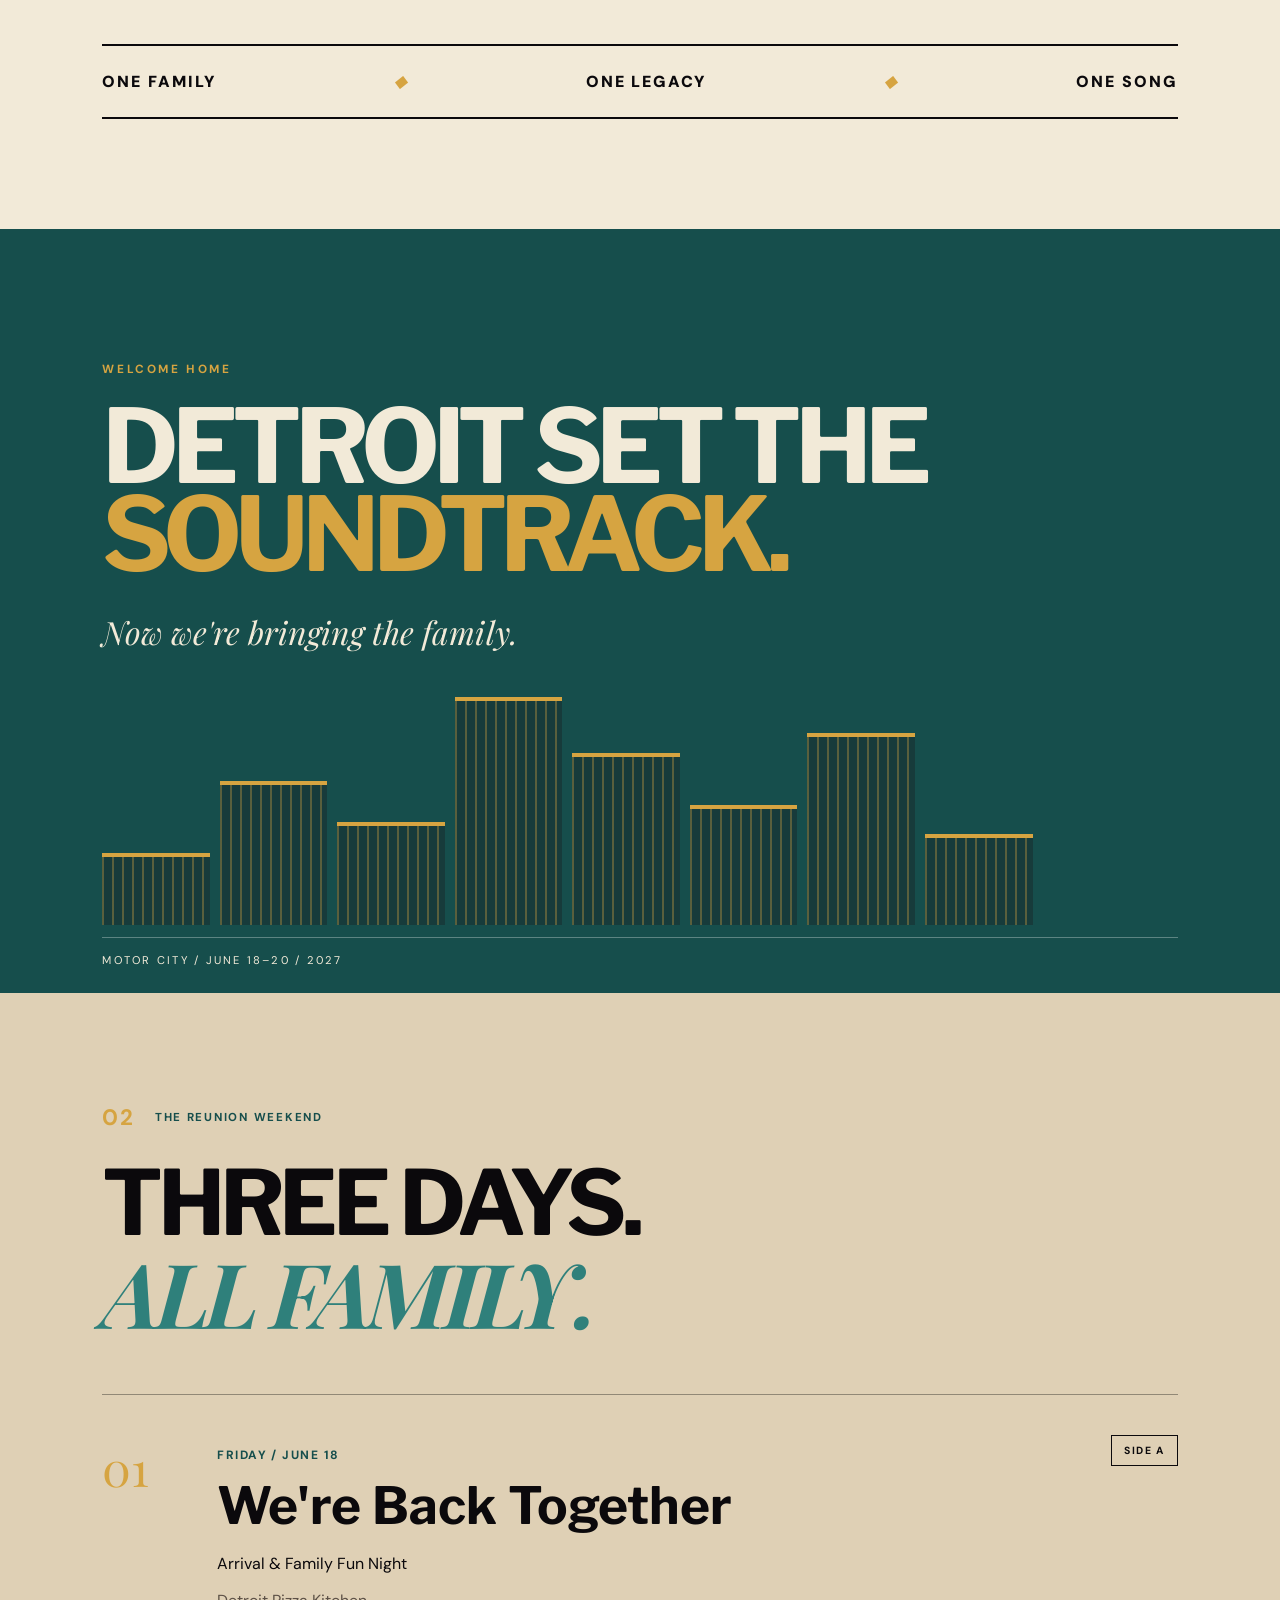
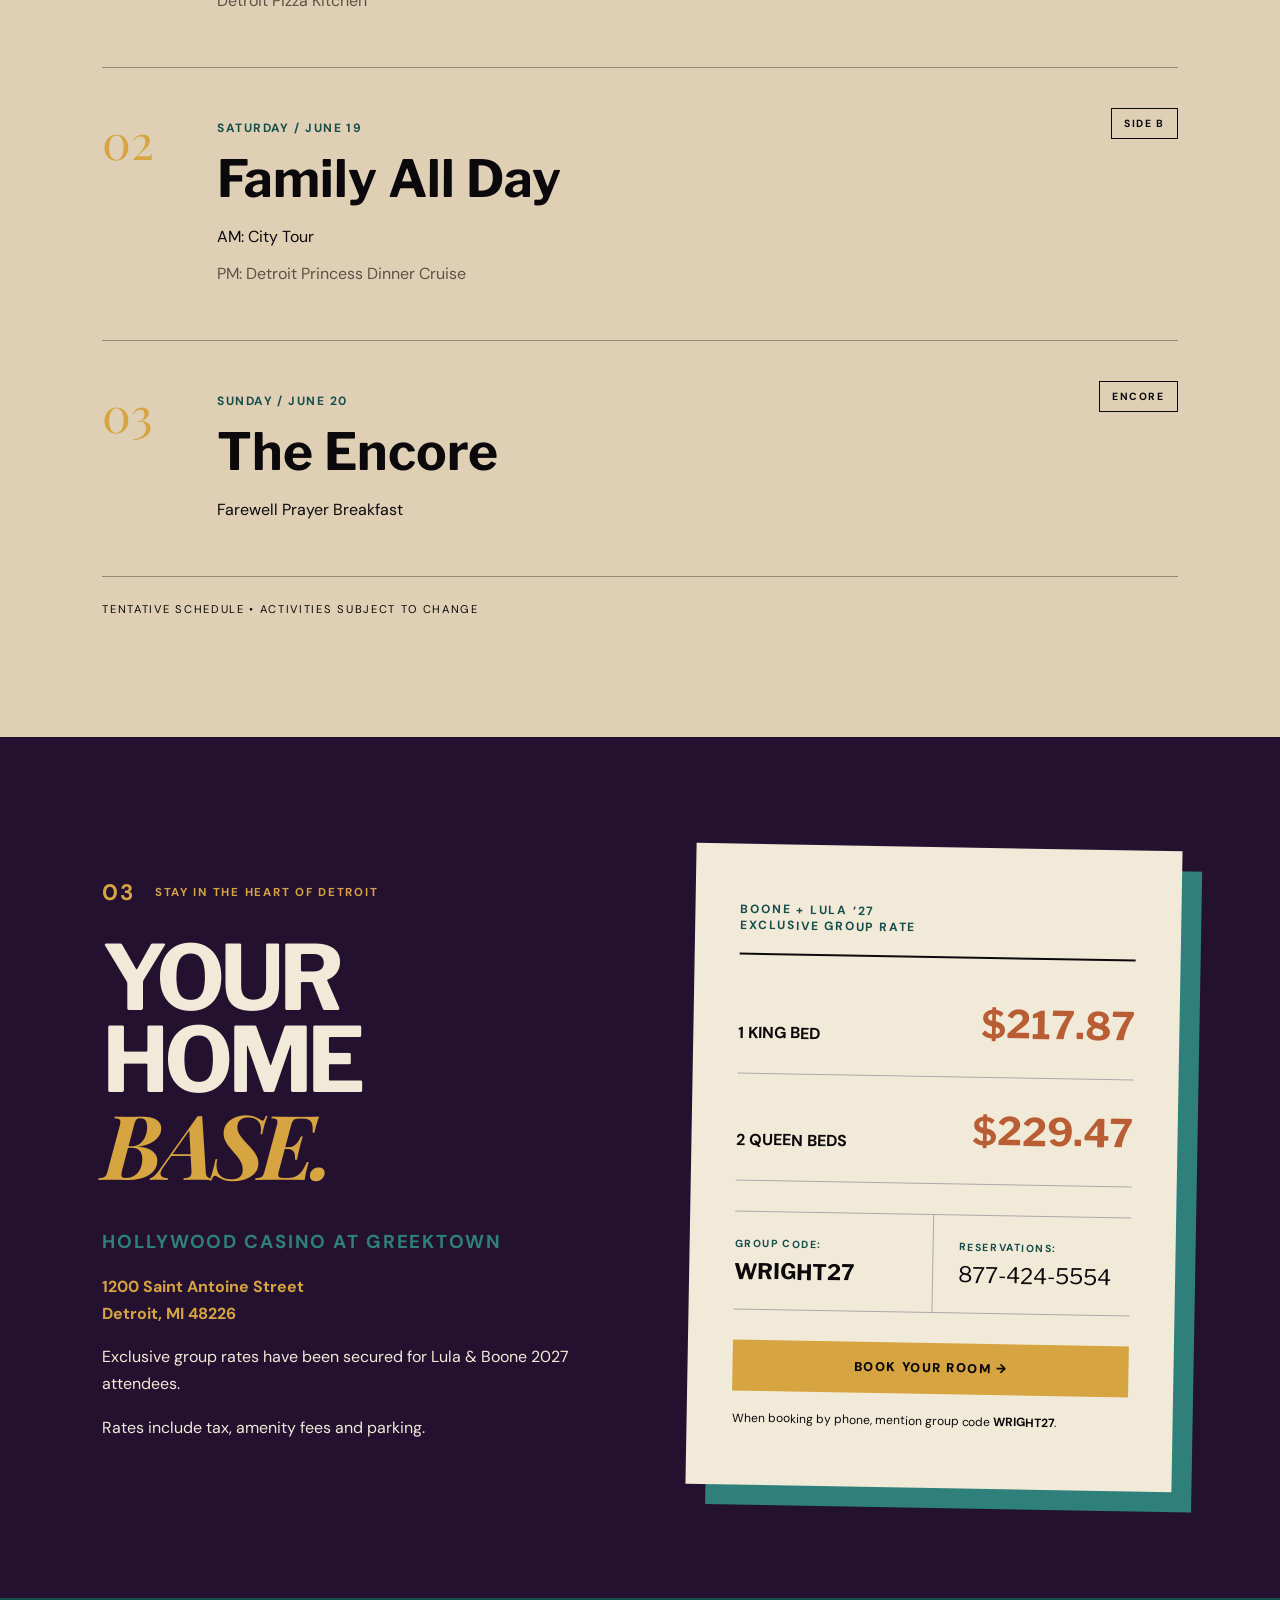
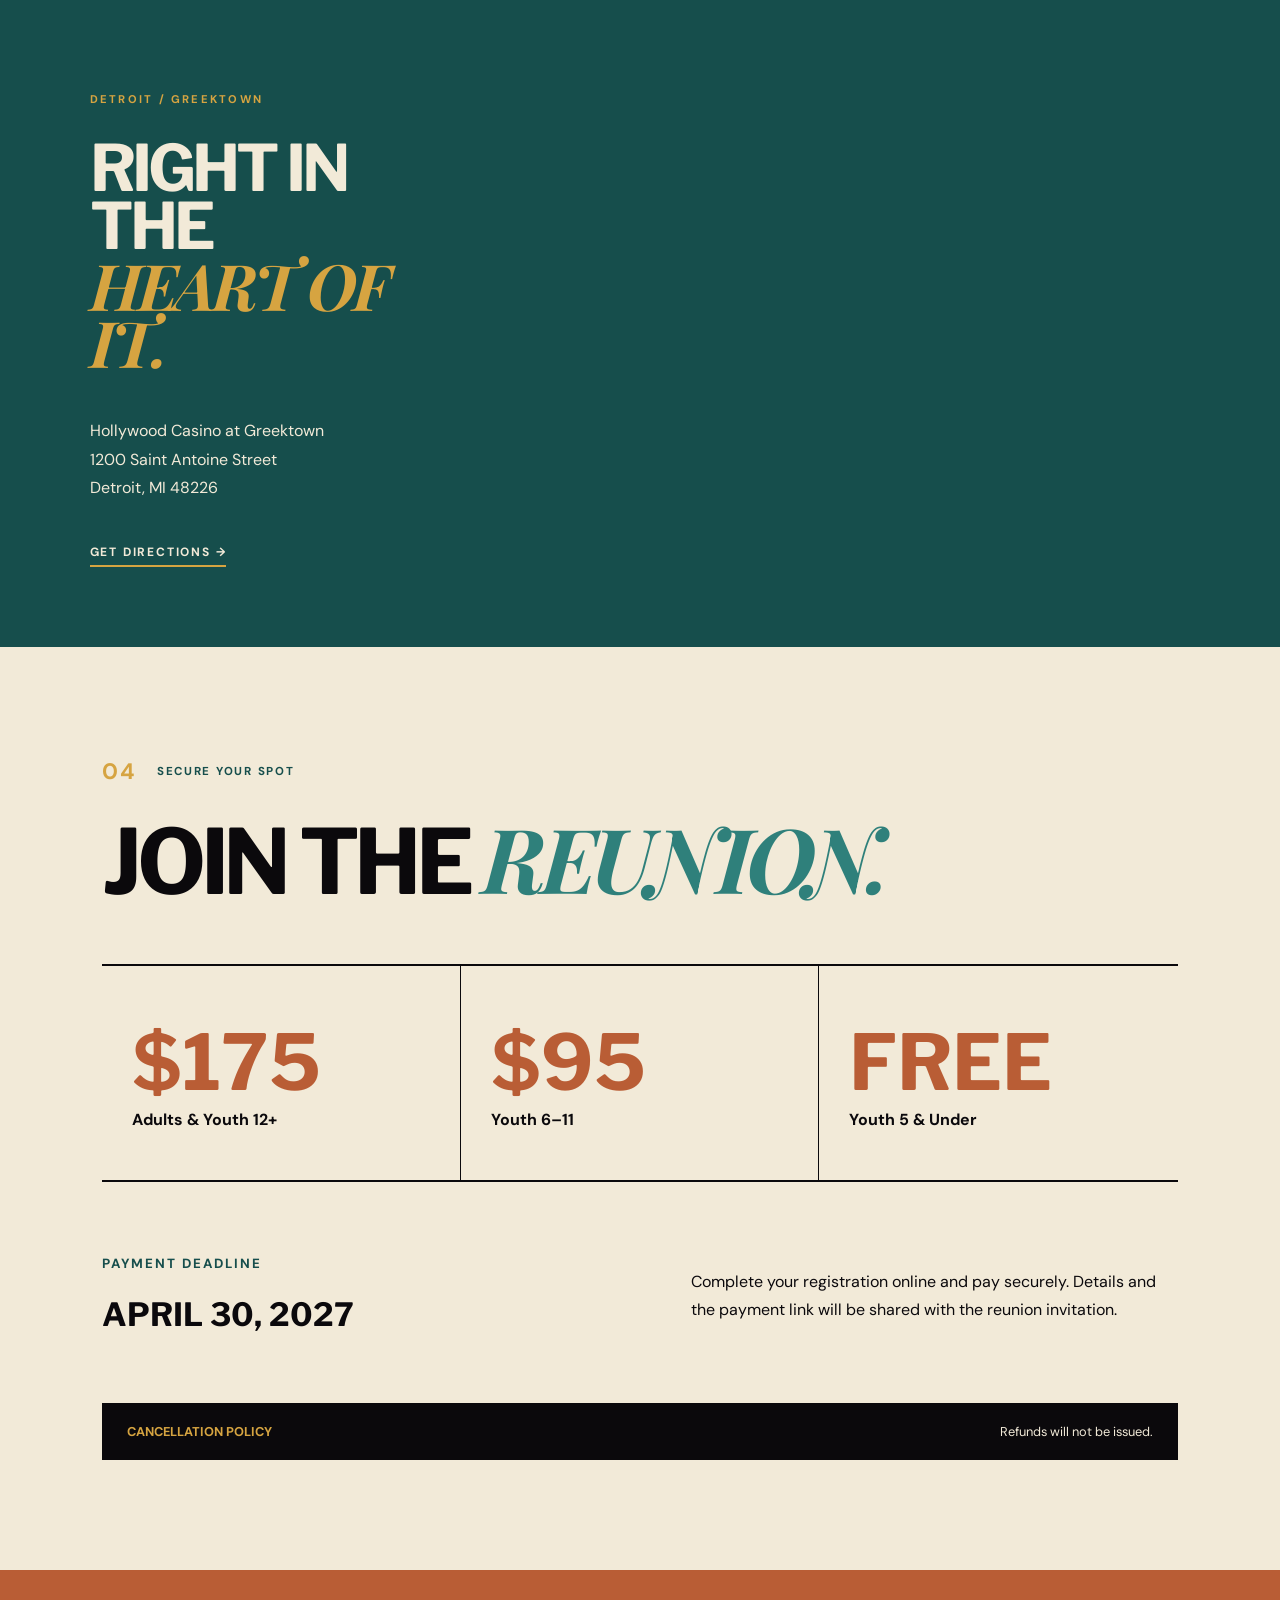
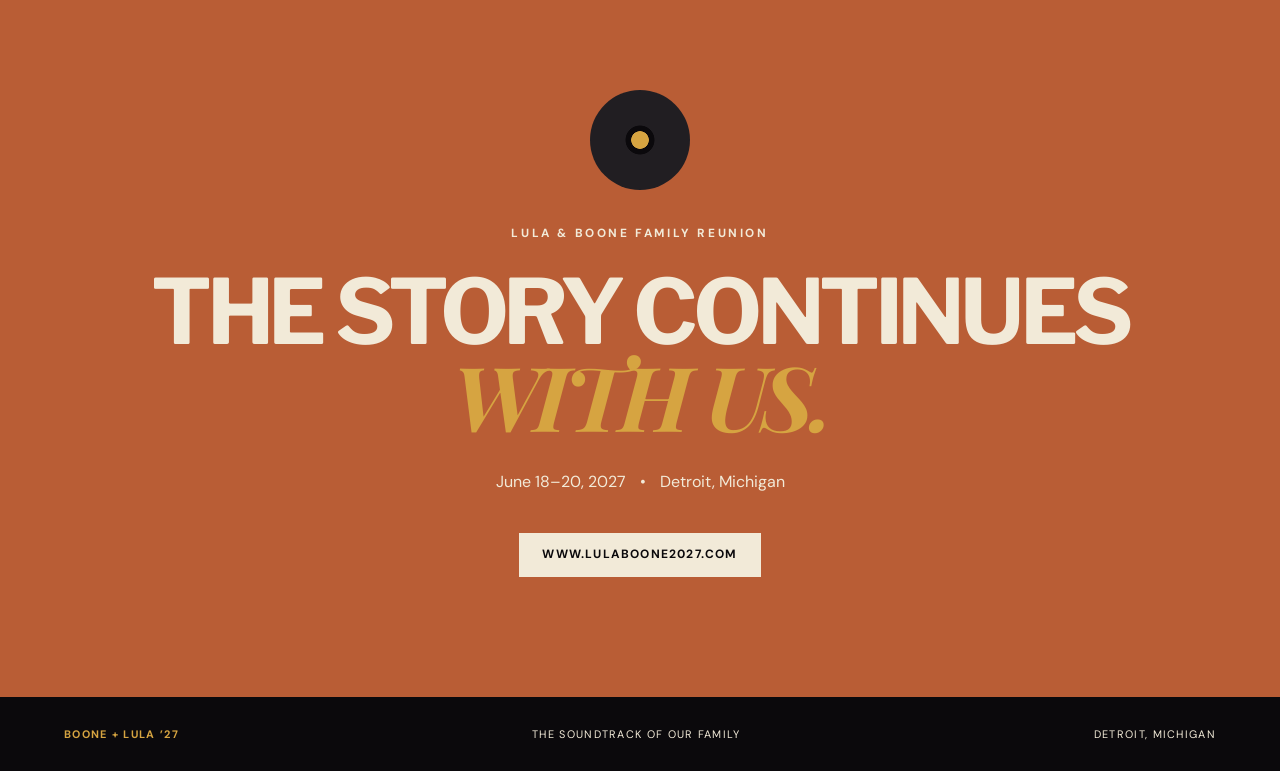
<file: index-fixed.html>
<!doctype html>
<html lang="en">
<head>
  <meta charset="utf-8">
  <meta name="viewport" content="width=device-width, initial-scale=1">

  <title>Lula & Boone Family Reunion | Detroit 2027</title>

  <meta
    name="description"
    content="Lula & Boone Family Reunion — June 18–20, 2027 in Detroit, Michigan."
  >

  <link rel="preconnect" href="https://fonts.googleapis.com">
  <link rel="preconnect" href="https://fonts.gstatic.com" crossorigin>

  <link
    href="https://fonts.googleapis.com/css2?family=DM+Sans:wght@400;500;600;700&family=Libre+Franklin:wght@700;900&family=Playfair+Display:ital,wght@0,700;1,700&display=swap"
    rel="stylesheet"
  >

  <link rel="stylesheet" href="styles.css">
</head>

<body>

<a class="skip-link" href="#main">Skip to content</a>

<header class="site-header">

  <a class="brand" href="#home">
    <span>BOONE + LULA</span>
    <small>DETROIT ’27</small>
  </a>

  <button
    class="menu-button"
    aria-expanded="false"
    aria-controls="navigation"
  >
    MENU
  </button>

  <nav id="navigation">
    <a href="#roots">Our Roots</a>
    <a href="#weekend">Weekend</a>
    <a href="#hotel">Hotel</a>
    <a href="#register">Register</a>
  </nav>

</header>


<main id="main">

<!-- =======================
     HERO
======================= -->

<section class="hero" id="home">

  <div class="record-lines"></div>

  <div class="hero-copy">

    <p class="eyebrow">
      OUR HISTORY. OUR PEOPLE. OUR LEGACY.
    </p>

    <p class="catalog">
      FAMILY RECORDS • DETROIT • 2027
    </p>

    <h1>
      <span>THE SOUNDTRACK</span>
      <em>of our</em>
      <strong>FAMILY</strong>
    </h1>

    <div class="hero-details">

      <div>
        <small>SAVE THE DATE</small>
        <b>JUNE 18–20, 2027</b>
      </div>

      <div>
        <small>LIVE FROM</small>
        <b>DETROIT, MICHIGAN</b>
      </div>

    </div>

    <a class="button gold-button" href="#weekend">
      Reunion Details →
    </a>

  </div>


  <div class="album-area">

<div class="family-photo">

  <img
    src="lulaboone.png"
    alt="Historic family portrait of Boone and Lula"
    class="boone-lula-photo"
  >

  <div class="photo-stamp">
    <span>BOONE + LULA</span>
    <small>THE ROOTS OF OUR STORY</small>
  </div>

    </div>


    <div class="vinyl" aria-hidden="true">

      <div class="record-label">

        <small>
          FAMILY<br>
          RECORDS
        </small>

        <strong>’27</strong>

      </div>

    </div>


    <p class="script-message">
      Honoring our roots.
      <span>Celebrating our future.</span>
    </p>

  </div>


  <div class="countdown">

    <div>
      <strong id="days">—</strong>
      <span>DAYS</span>
    </div>

    <div>
      <strong id="hours">—</strong>
      <span>HOURS</span>
    </div>

    <div>
      <strong id="minutes">—</strong>
      <span>MINUTES</span>
    </div>

    <div>
      <strong id="seconds">—</strong>
      <span>SECONDS</span>
    </div>

  </div>

</section>



<!-- =======================
     OUR ROOTS
======================= -->

<section class="roots section" id="roots">

  <div class="section-label">

    <span class="number">01</span>

    <span>SIDE A / OUR ROOTS</span>

  </div>


  <h2>
    Every family has a story.
    <em>Ours has a soundtrack.</em>
  </h2>


  <div class="two-column">

    <p class="lead">
      Three days. One family.<br>
      A legacy that lives on.
    </p>

    <p>
      In June 2027, the Lula & Boone family comes
      together in Detroit to reconnect, celebrate
      the generations who came before us, and make
      memories for the generations still to come.
    </p>

  </div>


  <div class="legacy-strip">

    <span>ONE FAMILY</span>

    <i>◆</i>

    <span>ONE LEGACY</span>

    <i>◆</i>

    <span>ONE SONG</span>

  </div>

</section>



<!-- =======================
     DETROIT
======================= -->

<section class="detroit-section">

  <p class="eyebrow">WELCOME HOME</p>

  <h2>
    DETROIT SET THE
    <span>SOUNDTRACK.</span>
  </h2>

  <p class="detroit-subtitle">
    Now we're bringing the family.
  </p>


  <div class="skyline" aria-hidden="true">

    <span></span>
    <span></span>
    <span></span>
    <span></span>
    <span></span>
    <span></span>
    <span></span>
    <span></span>

  </div>


  <p class="city-tag">
    MOTOR CITY / JUNE 18–20 / 2027
  </p>

</section>



<!-- =======================
     WEEKEND
======================= -->

<section class="weekend section" id="weekend">

  <div class="section-label">

    <span class="number">02</span>

    <span>THE REUNION WEEKEND</span>

  </div>


  <h2>
    THREE DAYS.
    <em>ALL FAMILY.</em>
  </h2>


  <div class="track-list">


    <article class="track">

      <div class="track-number">01</div>

      <div class="track-copy">

        <p class="day">
          FRIDAY / JUNE 18
        </p>

        <h3>
          We're Back Together
        </h3>

        <p>
          Arrival & Family Fun Night
        </p>

        <p class="track-detail">
          Detroit Pizza Kitchen
        </p>

      </div>

      <span class="side">
        SIDE A
      </span>

    </article>



    <article class="track">

      <div class="track-number">02</div>

      <div class="track-copy">

        <p class="day">
          SATURDAY / JUNE 19
        </p>

        <h3>
          Family All Day
        </h3>

        <p>
          AM: City Tour
        </p>

        <p class="track-detail">
          PM: Detroit Princess Dinner Cruise
        </p>

      </div>

      <span class="side">
        SIDE B
      </span>

    </article>



    <article class="track">

      <div class="track-number">03</div>

      <div class="track-copy">

        <p class="day">
          SUNDAY / JUNE 20
        </p>

        <h3>
          The Encore
        </h3>

        <p>
          Farewell Prayer Breakfast
        </p>

      </div>

      <span class="side">
        ENCORE
      </span>

    </article>


  </div>


  <p class="fine-print">
    Tentative schedule • Activities subject to change
  </p>

</section>



<!-- =======================
     HOTEL
======================= -->

<section class="hotel-section" id="hotel">

  <div class="hotel-intro">

    <div class="section-label">
      <span class="number">03</span>
      <span>STAY IN THE HEART OF DETROIT</span>
    </div>

    <h2>
      YOUR HOME
      <em>BASE.</em>
    </h2>

    <h3>
      HOLLYWOOD CASINO AT GREEKTOWN
    </h3>

    <p class="hotel-address">
      1200 Saint Antoine Street<br>
      Detroit, MI 48226
    </p>

    <p>
      Exclusive group rates have been secured
      for Lula & Boone 2027 attendees.
    </p>

    <p>
      Rates include tax, amenity fees and parking.
    </p>

  </div>


  <div class="rate-card">

    <p class="rate-heading">
      BOONE + LULA ’27<br>
      EXCLUSIVE GROUP RATE
    </p>

    <div class="rate">
      <span>1 KING BED</span>
      <strong>$217.87</strong>
    </div>

    <div class="rate">
      <span>2 QUEEN BEDS</span>
      <strong>$229.47</strong>
    </div>


    <!-- BOOKING INFORMATION -->

    <div class="booking-details">

      <div class="booking-detail">
        <small>GROUP CODE:</small>
        <strong>WRIGHT27</strong>
      </div>

      <div class="booking-detail">
        <small>RESERVATIONS:</small>

        <a href="tel:18774245554">
          877-424-5554
        </a>
      </div>

    </div>


    <a
      class="hotel-book-button"
      href="https://book.rguest.com/onecart/wbe/offers/688/hollywoodgreektown"
      target="_blank"
      rel="noopener noreferrer"
    >
      BOOK YOUR ROOM →
    </a>


    <p class="booking-help">
      When booking by phone, mention group code
      <strong>WRIGHT27</strong>.
    </p>

  </div>

</section>


<!-- =======================
     HOTEL MAP
======================= -->

<section class="hotel-map-section">

  <div class="map-copy">

    <p class="map-kicker">
      DETROIT / GREEKTOWN
    </p>

    <h2>
      RIGHT IN THE
      <em>HEART OF IT.</em>
    </h2>

    <p>
      Hollywood Casino at Greektown<br>
      1200 Saint Antoine Street<br>
      Detroit, MI 48226
    </p>

    <a
      class="map-directions"
      href="https://www.google.com/maps/search/?api=1&query=Hollywood+Casino+at+Greektown+1200+Saint+Antoine+Street+Detroit+MI+48226"
      target="_blank"
      rel="noopener noreferrer"
    >
      GET DIRECTIONS →
    </a>

  </div>


  <div class="map-container">

    <iframe
      title="Map showing Hollywood Casino at Greektown in Detroit"
      src="https://www.google.com/maps?q=Hollywood+Casino+at+Greektown,+1200+Saint+Antoine+Street,+Detroit,+MI+48226&output=embed"
      width="100%"
      height="100%"
      style="border:0;"
      allowfullscreen=""
      loading="lazy"
      referrerpolicy="no-referrer-when-downgrade">
    </iframe>

  </div>

</section>


<!-- =======================
     REGISTRATION
======================= -->

<section class="registration section" id="register">


  <div class="section-label">

    <span class="number">04</span>

    <span>SECURE YOUR SPOT</span>

  </div>


  <h2>
    JOIN THE
    <em>REUNION.</em>
  </h2>



  <div class="fees">


    <div class="fee">

      <strong>$175</strong>

      <span>
        Adults & Youth 12+
      </span>

    </div>



    <div class="fee">

      <strong>$95</strong>

      <span>
        Youth 6–11
      </span>

    </div>



    <div class="fee">

      <strong>FREE</strong>

      <span>
        Youth 5 & Under
      </span>

    </div>


  </div>



  <div class="registration-info">


    <div>

      <small>
        PAYMENT DEADLINE
      </small>

      <strong>
        APRIL 30, 2027
      </strong>

    </div>


    <p>
      Complete your registration online and
      pay securely. Details and the payment
      link will be shared with the reunion
      invitation.
    </p>


  </div>



  <div class="cancellation">

    <strong>
      CANCELLATION POLICY
    </strong>

    <span>
      Refunds will not be issued.
    </span>

  </div>


</section>



<!-- =======================
     CLOSING
======================= -->

<section class="closing">


  <div class="mini-record"></div>


  <p class="eyebrow">
    Lula & Boone FAMILY REUNION
  </p>


  <h2>
    THE STORY CONTINUES
    <em>WITH US.</em>
  </h2>


  <p>
    June 18–20, 2027
    <span>•</span>
    Detroit, Michigan
  </p>


  <a
    class="button cream-button"
    href="https://www.lulaboone2027.com"
  >
    www.lulaboone2027.com
  </a>


</section>


</main>



<footer>

  <strong>
    BOONE + LULA ’27
  </strong>

  <span>
    THE SOUNDTRACK OF OUR FAMILY
  </span>

  <span>
    DETROIT, MICHIGAN
  </span>

</footer>


<script src="script.js"></script>

</body>
</html>
</file>
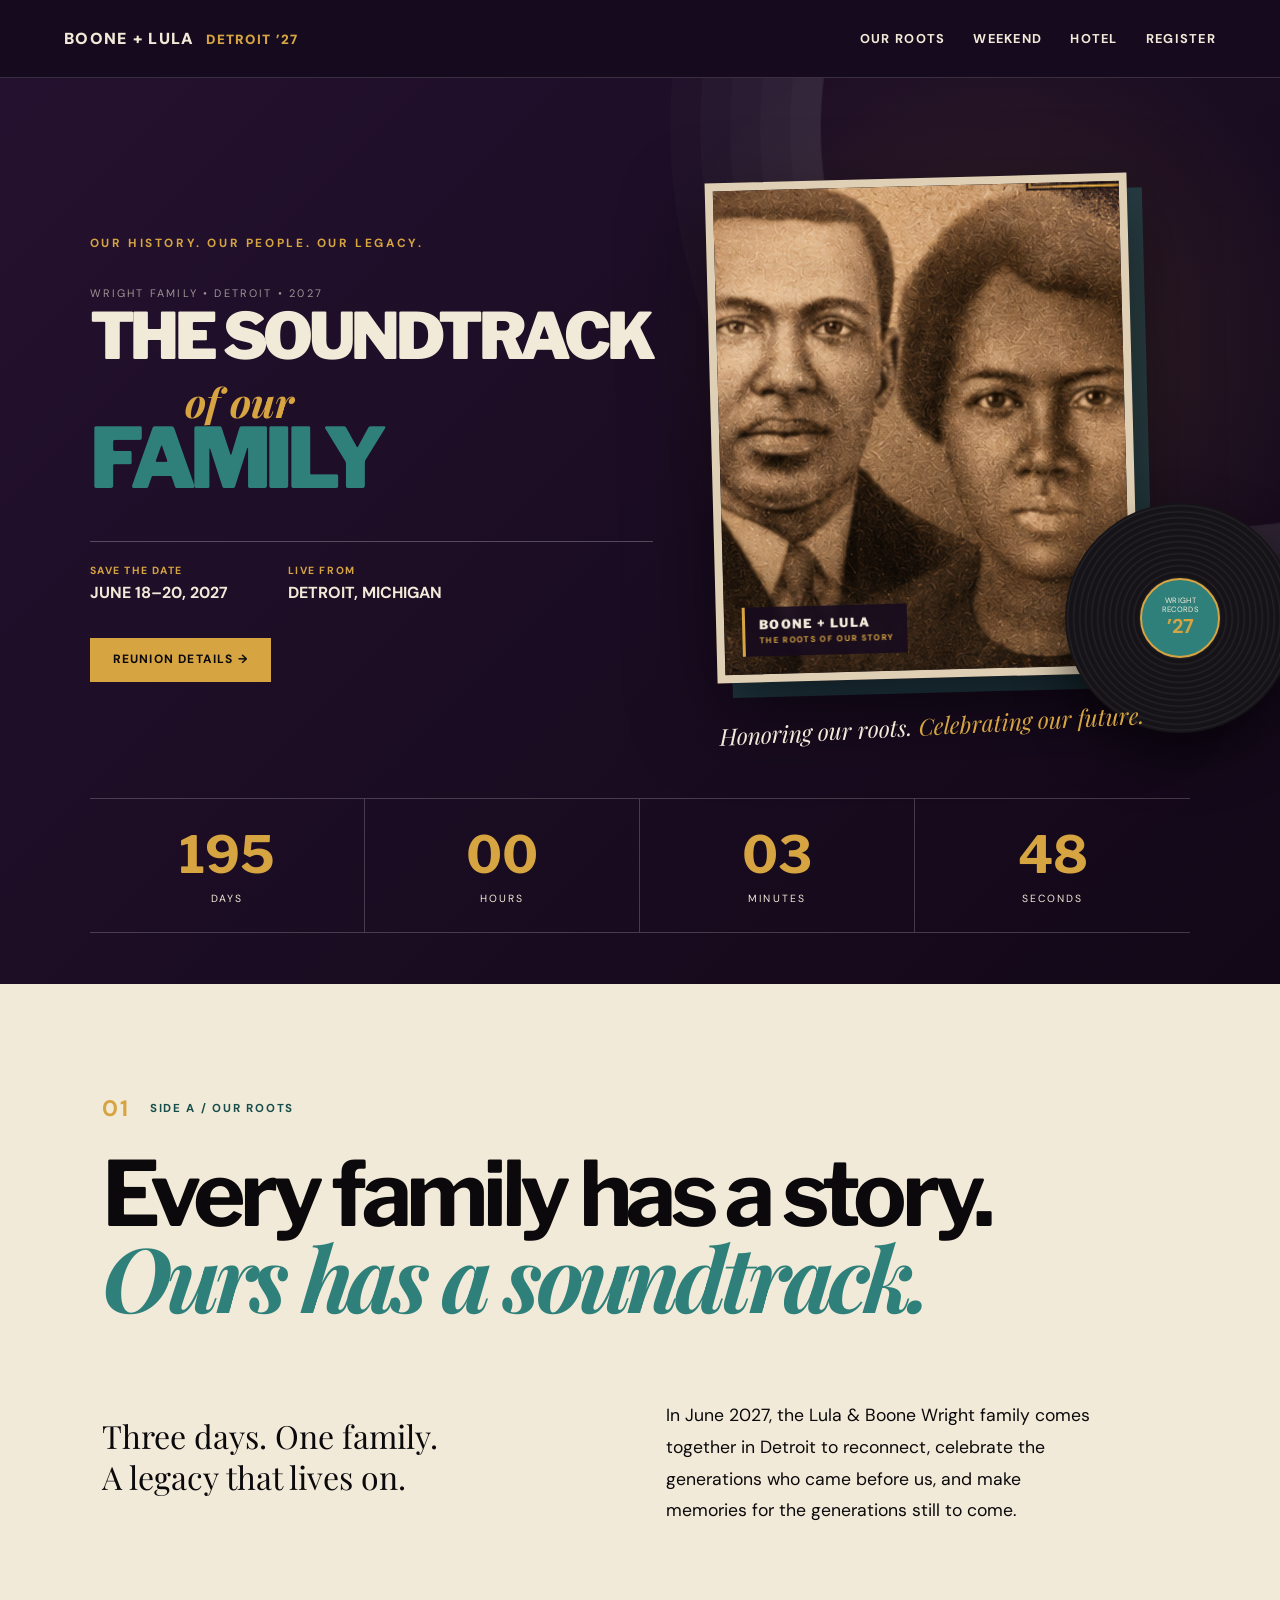
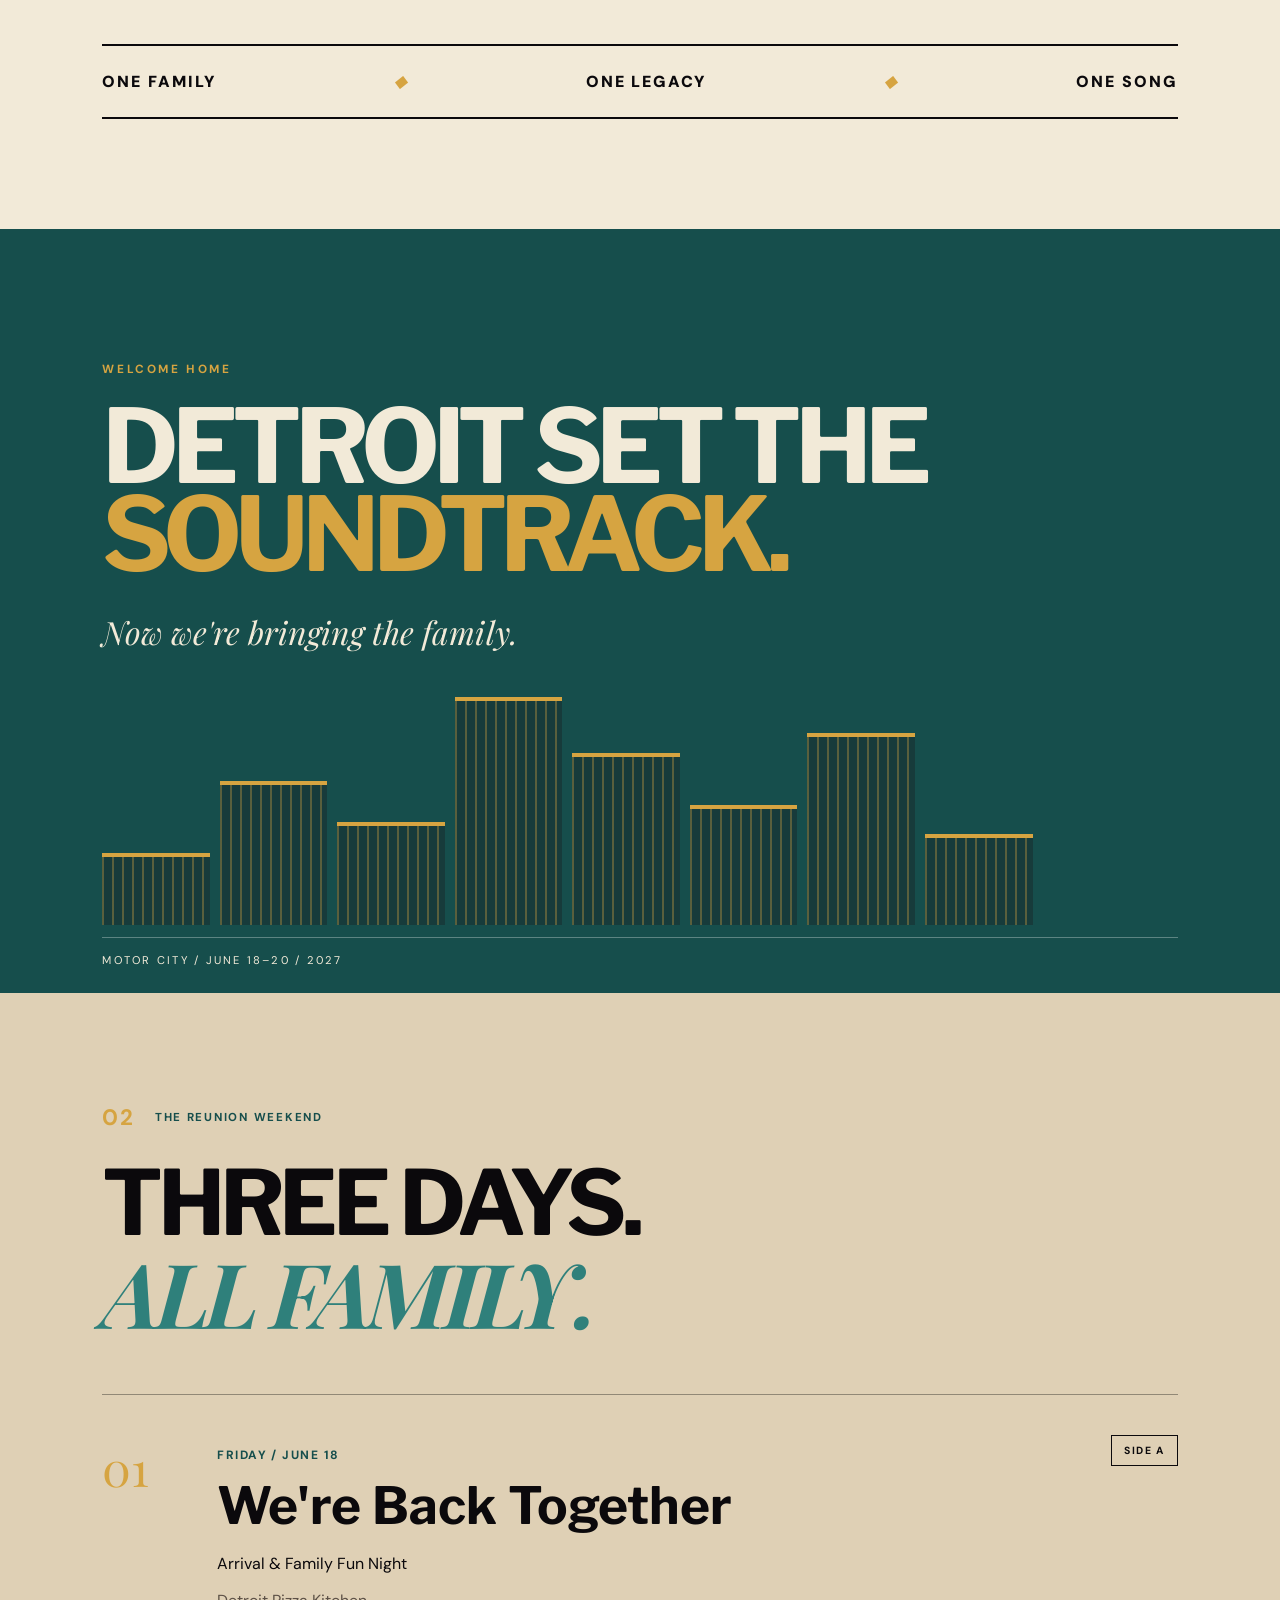
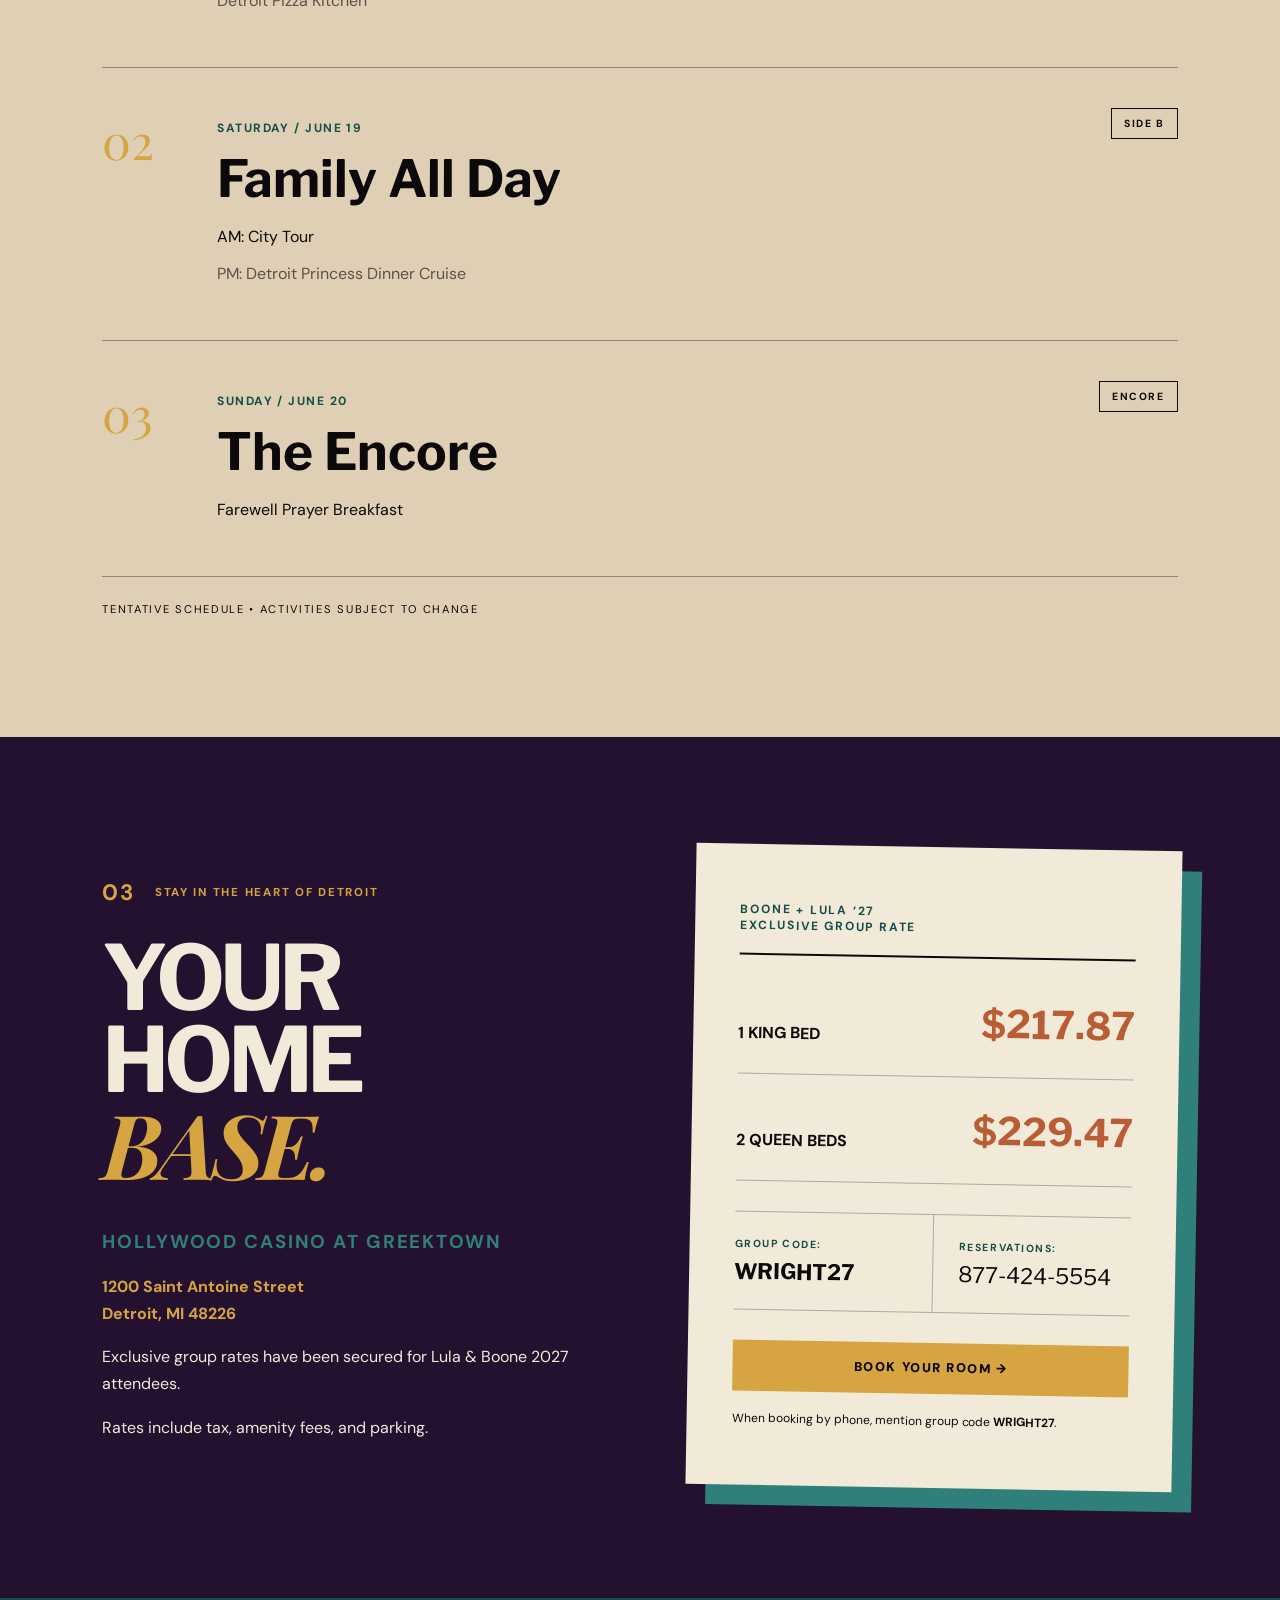
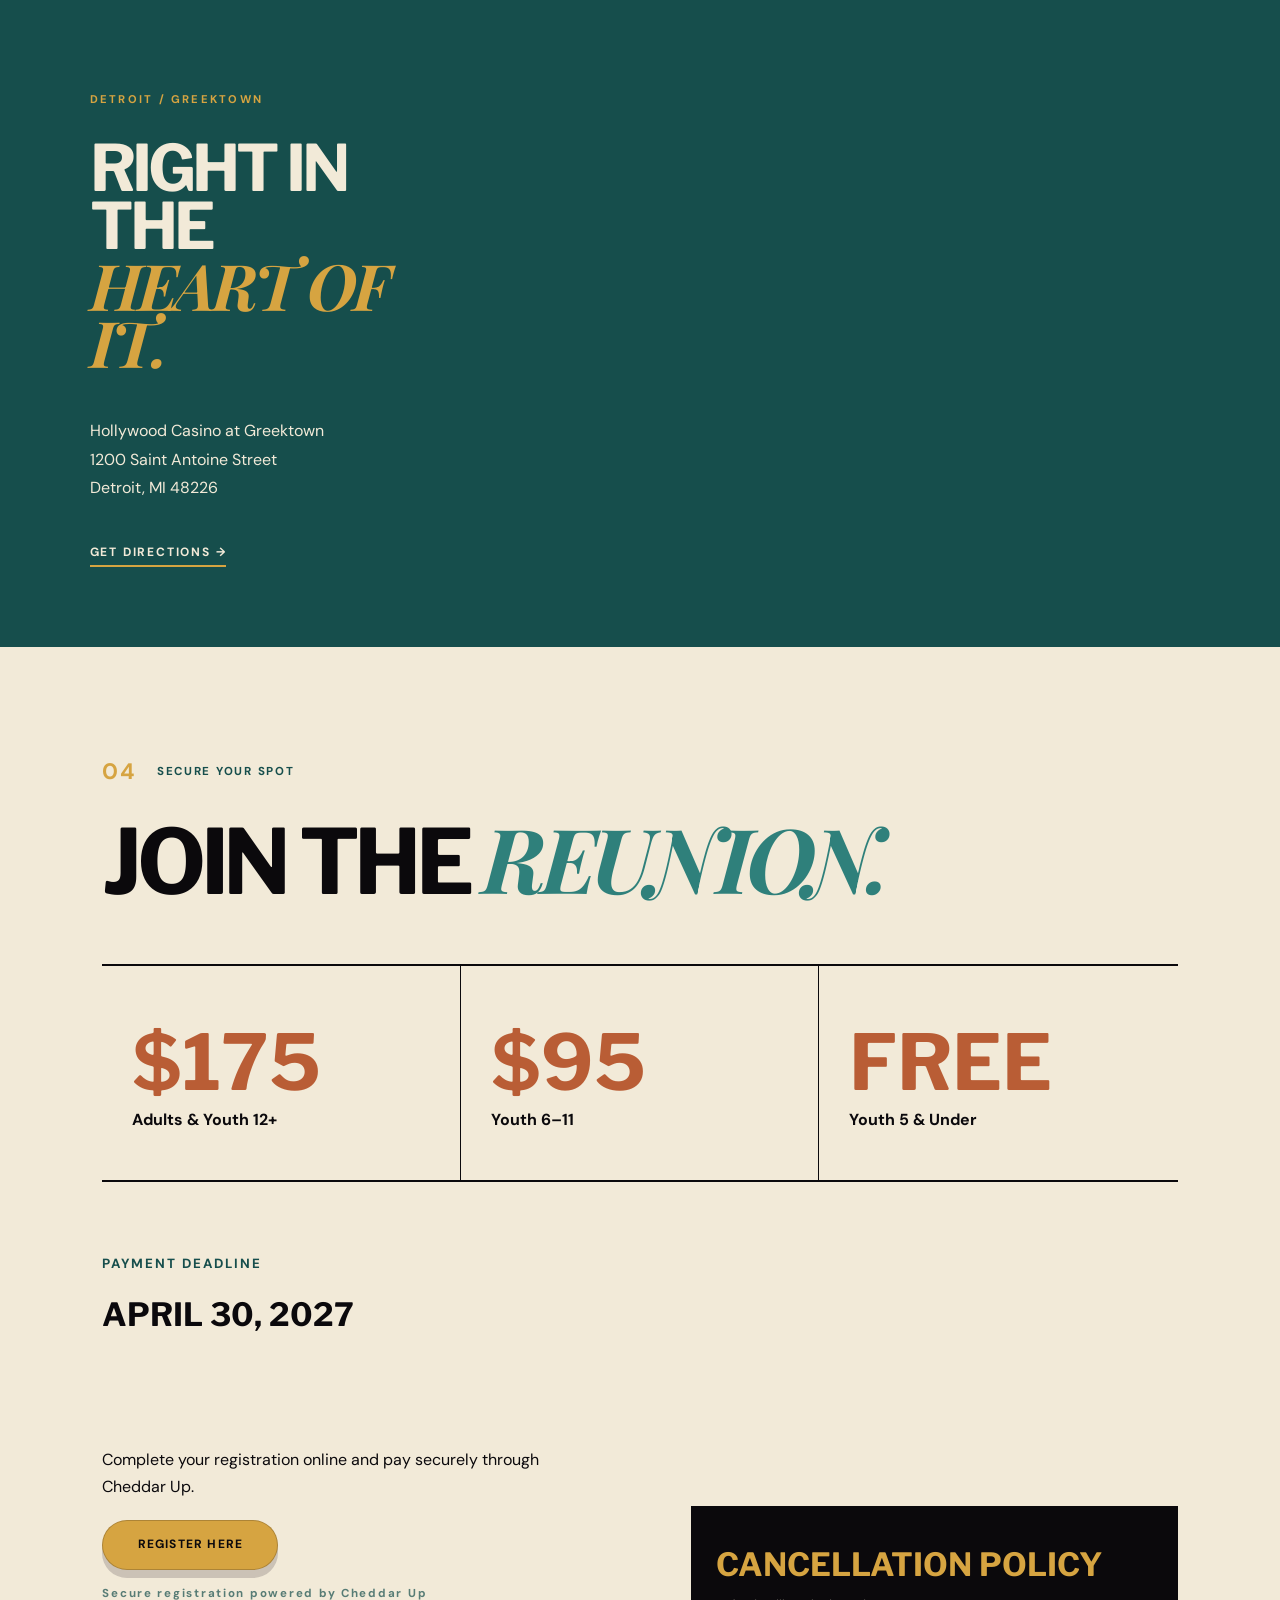
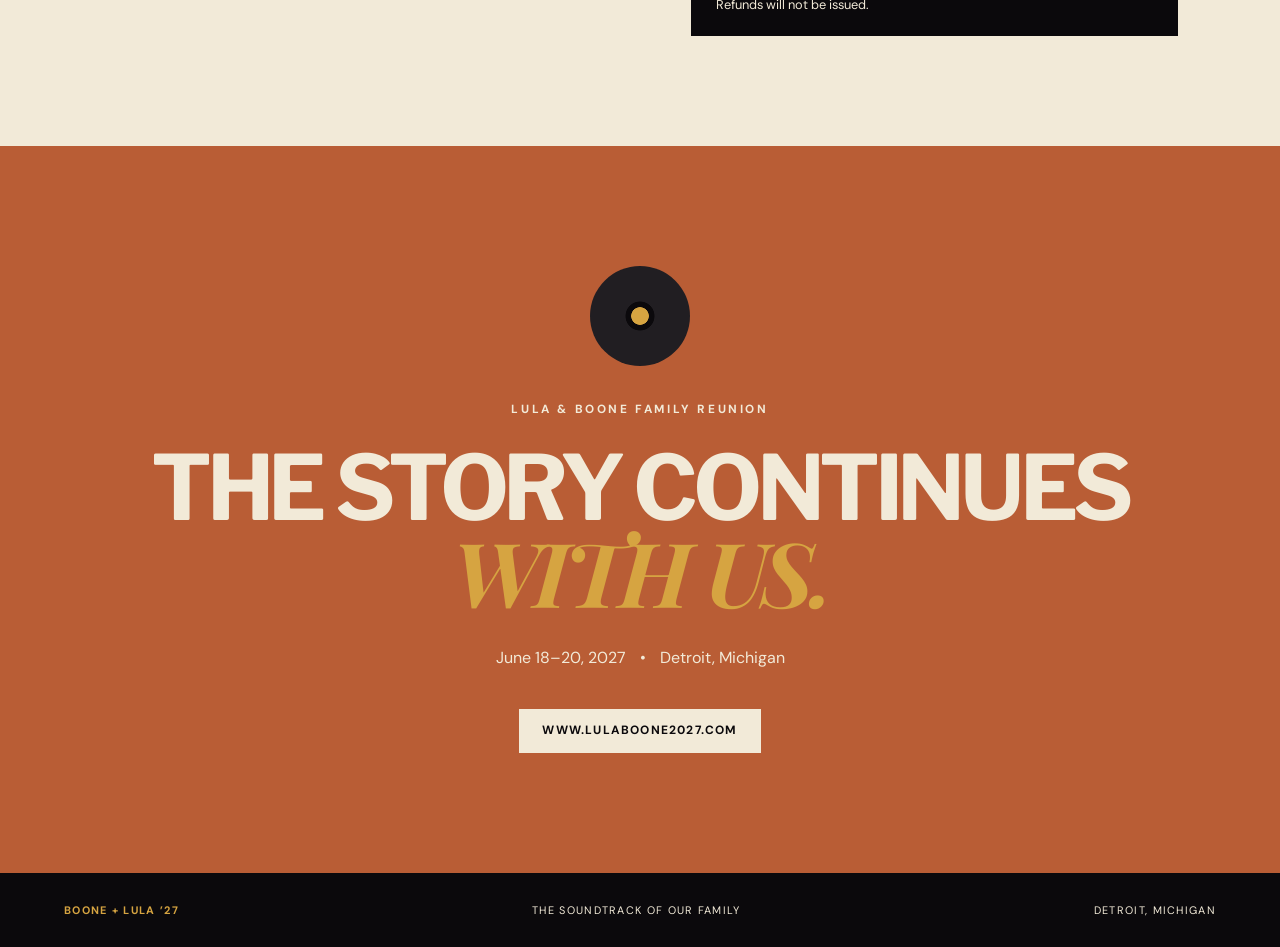
<file: index2.html>
<!doctype html>
<html lang="en">
<head>
  <meta charset="utf-8">
  <meta name="viewport" content="width=device-width, initial-scale=1">

  <title>Lula & Boone  Wright Family Reunion | Detroit 2027</title>

  <meta
    name="description"
    content="Lula & Boone Family Reunion — June 18–20, 2027 in Detroit, Michigan."
  >

  <link rel="preconnect" href="https://fonts.googleapis.com">
  <link rel="preconnect" href="https://fonts.gstatic.com" crossorigin>

  <link
    href="https://fonts.googleapis.com/css2?family=DM+Sans:wght@400;500;600;700&family=Libre+Franklin:wght@700;900&family=Playfair+Display:ital,wght@0,700;1,700&display=swap"
    rel="stylesheet"
  >

  <link rel="stylesheet" href="styles.css">
</head>

<body>

<a class="skip-link" href="#main">Skip to content</a>

<header class="site-header">

  <a class="brand" href="#home">
    <span>BOONE + LULA</span>
    <small>DETROIT ’27</small>
  </a>

  <button
    class="menu-button"
    aria-expanded="false"
    aria-controls="navigation"
  >
    MENU
  </button>

  <nav id="navigation">
    <a href="#roots">Our Roots</a>
    <a href="#weekend">Weekend</a>
    <a href="#hotel">Hotel</a>
    <a href="#register">Register</a>
  </nav>

</header>


<main id="main">

<!-- =======================
     HERO
======================= -->

<section class="hero" id="home">

  <div class="record-lines"></div>

  <div class="hero-copy">

    <p class="eyebrow">
      OUR HISTORY. OUR PEOPLE. OUR LEGACY.
    </p>

    <p class="catalog">
      WRIGHT FAMILY • DETROIT • 2027
    </p>

    <h1>
      <span>THE SOUNDTRACK</span>
      <em>of our</em>
      <strong>FAMILY</strong>
    </h1>

    <div class="hero-details">

      <div>
        <small>SAVE THE DATE</small>
        <b>JUNE 18–20, 2027</b>
      </div>

      <div>
        <small>LIVE FROM</small>
        <b>DETROIT, MICHIGAN</b>
      </div>

    </div>

    <a class="button gold-button" href="#weekend">
      Reunion Details →
    </a>

  </div>


  <div class="album-area">

<div class="family-photo">

  <img
    src="lulaboone.png"
    alt="Historic family portrait of Boone and Lula"
    class="boone-lula-photo"
  >

  <div class="photo-stamp">
    <span>BOONE + LULA</span>
    <small>THE ROOTS OF OUR STORY</small>
  </div>

    </div>


    <div class="vinyl" aria-hidden="true">

      <div class="record-label">

        <small>
          WRIGHT <br>
          RECORDS
        </small>

        <strong>’27</strong>

      </div>

    </div>


    <p class="script-message">
      Honoring our roots.
      <span>Celebrating our future.</span>
    </p>

  </div>


  <div class="countdown">

    <div>
      <strong id="days">—</strong>
      <span>DAYS</span>
    </div>

    <div>
      <strong id="hours">—</strong>
      <span>HOURS</span>
    </div>

    <div>
      <strong id="minutes">—</strong>
      <span>MINUTES</span>
    </div>

    <div>
      <strong id="seconds">—</strong>
      <span>SECONDS</span>
    </div>

  </div>

</section>



<!-- =======================
     OUR ROOTS
======================= -->

<section class="roots section" id="roots">

  <div class="section-label">

    <span class="number">01</span>

    <span>SIDE A / OUR ROOTS</span>

  </div>


  <h2>
    Every family has a story.
    <em>Ours has a soundtrack.</em>
  </h2>


  <div class="two-column">

    <p class="lead">
      Three days. One family.<br>
      A legacy that lives on.
    </p>

    <p>
      In June 2027, the Lula & Boone Wright family comes
      together in Detroit to reconnect, celebrate
      the generations who came before us, and make
      memories for the generations still to come.
    </p>

  </div>


  <div class="legacy-strip">

    <span>ONE FAMILY</span>

    <i>◆</i>

    <span>ONE LEGACY</span>

    <i>◆</i>

    <span>ONE SONG</span>

  </div>

</section>



<!-- =======================
     DETROIT
======================= -->

<section class="detroit-section">

  <p class="eyebrow">WELCOME HOME</p>

  <h2>
    DETROIT SET THE
    <span>SOUNDTRACK.</span>
  </h2>

  <p class="detroit-subtitle">
    Now we're bringing the family.
  </p>


  <div class="skyline" aria-hidden="true">

    <span></span>
    <span></span>
    <span></span>
    <span></span>
    <span></span>
    <span></span>
    <span></span>
    <span></span>

  </div>


  <p class="city-tag">
    MOTOR CITY / JUNE 18–20 / 2027
  </p>

</section>



<!-- =======================
     WEEKEND
======================= -->

<section class="weekend section" id="weekend">

  <div class="section-label">

    <span class="number">02</span>

    <span>THE REUNION WEEKEND</span>

  </div>


  <h2>
    THREE DAYS.
    <em>ALL FAMILY.</em>
  </h2>


  <div class="track-list">


    <article class="track">

      <div class="track-number">01</div>

      <div class="track-copy">

        <p class="day">
          FRIDAY / JUNE 18
        </p>

        <h3>
          We're Back Together
        </h3>

        <p>
          Arrival & Family Fun Night
        </p>

        <p class="track-detail">
          Detroit Pizza Kitchen
        </p>

      </div>

      <span class="side">
        SIDE A
      </span>

    </article>



    <article class="track">

      <div class="track-number">02</div>

      <div class="track-copy">

        <p class="day">
          SATURDAY / JUNE 19
        </p>

        <h3>
          Family All Day
        </h3>

        <p>
          AM: City Tour
        </p>

        <p class="track-detail">
          PM: Detroit Princess Dinner Cruise
        </p>

      </div>

      <span class="side">
        SIDE B
      </span>

    </article>



    <article class="track">

      <div class="track-number">03</div>

      <div class="track-copy">

        <p class="day">
          SUNDAY / JUNE 20
        </p>

        <h3>
          The Encore
        </h3>

        <p>
          Farewell Prayer Breakfast
        </p>

      </div>

      <span class="side">
        ENCORE
      </span>

    </article>


  </div>


  <p class="fine-print">
    Tentative schedule • Activities subject to change
  </p>

</section>



<!-- =======================
     HOTEL
======================= -->

<section class="hotel-section" id="hotel">

  <div class="hotel-intro">

    <div class="section-label">
      <span class="number">03</span>
      <span>STAY IN THE HEART OF DETROIT</span>
    </div>

    <h2>
      YOUR HOME
      <em>BASE.</em>
    </h2>

    <h3>
      HOLLYWOOD CASINO AT GREEKTOWN
    </h3>

    <p class="hotel-address">
      1200 Saint Antoine Street<br>
      Detroit, MI 48226
    </p>

    <p>
      Exclusive group rates have been secured
      for Lula & Boone 2027 attendees.
    </p>

    <p>
      Rates include tax, amenity fees, and parking.
    </p>

  </div>


  <div class="rate-card">

    <p class="rate-heading">
      BOONE + LULA ’27<br>
      EXCLUSIVE GROUP RATE
    </p>

    <div class="rate">
      <span>1 KING BED</span>
      <strong>$217.87</strong>
    </div>

    <div class="rate">
      <span>2 QUEEN BEDS</span>
      <strong>$229.47</strong>
    </div>


    <!-- BOOKING INFORMATION -->

    <div class="booking-details">

      <div class="booking-detail">
        <small>GROUP CODE:</small>
        <strong>WRIGHT27</strong>
      </div>

      <div class="booking-detail">
        <small>RESERVATIONS:</small>

        <a href="tel:18774245554">
          877-424-5554
        </a>
      </div>

    </div>


    <a
      class="hotel-book-button"
      href="https://book.rguest.com/onecart/wbe/offers/688/hollywoodgreektown"
      target="_blank"
      rel="noopener noreferrer"
    >
      BOOK YOUR ROOM →
    </a>


    <p class="booking-help">
      When booking by phone, mention group code
      <strong>WRIGHT27</strong>.
    </p>

  </div>

</section>


<!-- =======================
     HOTEL MAP
======================= -->

<section class="hotel-map-section">

  <div class="map-copy">

    <p class="map-kicker">
      DETROIT / GREEKTOWN
    </p>

    <h2>
      RIGHT IN THE
      <em>HEART OF IT.</em>
    </h2>

    <p>
      Hollywood Casino at Greektown<br>
      1200 Saint Antoine Street<br>
      Detroit, MI 48226
    </p>

    <a
      class="map-directions"
      href="https://www.google.com/maps/search/?api=1&query=Hollywood+Casino+at+Greektown+1200+Saint+Antoine+Street+Detroit+MI+48226"
      target="_blank"
      rel="noopener noreferrer"
    >
      GET DIRECTIONS →
    </a>

  </div>


  <div class="map-container">

    <iframe
      title="Map showing Hollywood Casino at Greektown in Detroit"
      src="https://www.google.com/maps?q=Hollywood+Casino+at+Greektown,+1200+Saint+Antoine+Street,+Detroit,+MI+48226&output=embed"
      width="100%"
      height="100%"
      style="border:0;"
      allowfullscreen=""
      loading="lazy"
      referrerpolicy="no-referrer-when-downgrade">
    </iframe>

  </div>

</section>


<!-- =======================
     REGISTRATION
======================= -->

<section class="registration section" id="register">


  <div class="section-label">

    <span class="number">04</span>

    <span>SECURE YOUR SPOT</span>

  </div>


  <h2>
    JOIN THE
    <em>REUNION.</em>
  </h2>



  <div class="fees">


    <div class="fee">

      <strong>$175</strong>

      <span>
        Adults & Youth 12+
      </span>

    </div>



    <div class="fee">

      <strong>$95</strong>

      <span>
        Youth 6–11
      </span>

    </div>



    <div class="fee">

      <strong>FREE</strong>

      <span>
        Youth 5 & Under
      </span>

    </div>


  </div>



  <div class="registration-info">


    <div>

      <small>
        PAYMENT DEADLINE
      </small>

      <strong>
        APRIL 30, 2027
      </strong>

    </div>


    <p>
     <div class="registration-action">
  <p>
    Complete your registration online and pay securely through Cheddar Up.
  </p>

  <a
    href="https://my.cheddarup.com/c/2027-boone-lula-wright-family-reunion"
    class="button gold-button registration-button"
    target="_blank"
    rel="noopener noreferrer"
  >
    Register Here
  </a>

  <small class="powered-by">
    Secure registration powered by Cheddar Up
  </small>
</div>
    
  <div class="cancellation">

    <strong>
      CANCELLATION POLICY
    </strong>

    <span>
      Refunds will not be issued.
    </span>

  </div>


</section>



<!-- =======================
     CLOSING
======================= -->

<section class="closing">


  <div class="mini-record"></div>


  <p class="eyebrow">
    Lula & Boone FAMILY REUNION
  </p>


  <h2>
    THE STORY CONTINUES
    <em>WITH US.</em>
  </h2>


  <p>
    June 18–20, 2027
    <span>•</span>
    Detroit, Michigan
  </p>


  <a
    class="button cream-button"
    href="https://www.lulaboonereunion.com"
  >
    www.lulaboone2027.com
  </a>


</section>


</main>



<footer>

  <strong>
    BOONE + LULA ’27
  </strong>

  <span>
    THE SOUNDTRACK OF OUR FAMILY
  </span>

  <span>
    DETROIT, MICHIGAN
  </span>

</footer>


<script src="script.js"></script>

</body>
</html>
</file>
<file: styles.css>
/* =========================================================
   BOONE + LULA FAMILY REUNION
   DETROIT • JUNE 18–20, 2027
   ========================================================= */


/* =========================
   COLOR SYSTEM
========================= */

:root {
  --plum: #24112f;
  --deep-plum: #160b1e;
  --teal: #2f807b;
  --dark-teal: #164e4c;
  --gold: #d6a441;
  --burnt: #b95d35;
  --cream: #f2ead8;
  --paper: #dfd0b5;
  --black: #0b090c;
  --white: #fffaf1;
}


/* =========================
   GLOBAL
========================= */

* {
  box-sizing: border-box;
}

html {
  scroll-behavior: smooth;
}

body {
  margin: 0;

  background: var(--cream);
  color: var(--black);

  font-family: "DM Sans", sans-serif;

  overflow-x: hidden;
}

img {
  max-width: 100%;
}

a {
  color: inherit;
}

.skip-link {
  position: absolute;
  left: -9999px;
}

.skip-link:focus {
  left: 1rem;
  top: 1rem;

  z-index: 1000;

  background: white;
  color: black;

  padding: 1rem;
}


/* =========================
   NAVIGATION
========================= */

.site-header {
  min-height: 78px;

  padding: 0 5vw;

  display: flex;
  align-items: center;
  justify-content: space-between;

  background: var(--deep-plum);
  color: var(--cream);

  border-bottom:
    1px solid rgba(255, 255, 255, 0.15);

  position: sticky;
  top: 0;

  z-index: 100;
}

.brand {
  text-decoration: none;

  display: flex;
  align-items: baseline;

  gap: 12px;

  font-weight: 900;
  letter-spacing: 0.08em;
}

.brand small {
  color: var(--gold);
}

nav {
  display: flex;

  gap: 28px;
}

nav a {
  text-decoration: none;

  font-size: 0.8rem;
  font-weight: 700;

  text-transform: uppercase;

  letter-spacing: 0.1em;

  transition: color 0.2s ease;
}

nav a:hover {
  color: var(--gold);
}

.menu-button {
  display: none;
}


/* =========================
   HERO
========================= */

.hero {
  min-height: calc(100vh - 78px);

  background:
    radial-gradient(
      circle at 78% 30%,
      rgba(214, 164, 65, 0.15),
      transparent 29%
    ),
    linear-gradient(
      135deg,
      var(--plum),
      #120817
    );

  color: var(--cream);

  padding: 7vw 7vw 4vw;

  position: relative;

  overflow: hidden;

  display: grid;

  grid-template-columns:
    minmax(0, 1.05fr)
    minmax(400px, 0.95fr);

  column-gap: 6vw;
  row-gap: 30px;

  align-items: center;
}


/* VINYL GROOVES IN BACKGROUND */

.record-lines {
  position: absolute;

  width: 800px;
  height: 800px;

  border:
    1px solid rgba(255, 255, 255, 0.07);

  border-radius: 50%;

  right: -340px;
  top: -350px;

  box-shadow:
    0 0 0 30px rgba(255,255,255,.018),
    0 0 0 60px rgba(255,255,255,.018),
    0 0 0 90px rgba(255,255,255,.018),
    0 0 0 120px rgba(255,255,255,.018),
    0 0 0 150px rgba(255,255,255,.018);

  pointer-events: none;
}


/* =========================
   HERO TEXT
========================= */

.hero-copy {
  position: relative;

  z-index: 5;
}

.eyebrow {
  color: var(--gold);

  font-size: 0.74rem;
  font-weight: 700;

  letter-spacing: 0.22em;

  text-transform: uppercase;
}

.catalog {
  margin: 35px 0 8px;

  font-size: 0.68rem;

  letter-spacing: 0.2em;

  opacity: 0.6;
}

.hero h1 {
  margin: 0;

  line-height: 0.78;
}

.hero h1 span {
  display: block;

  font-family:
    "Libre Franklin",
    sans-serif;

  font-size:
    clamp(3.5rem, 7vw, 8.4rem);

  font-weight: 900;

  letter-spacing: -0.075em;
}

.hero h1 em {
  display: block;

  margin:
    15px 0 0 20%;

  font-family:
    "Playfair Display",
    serif;

  color: var(--gold);

  font-size:
    clamp(2rem, 4vw, 5rem);

  font-weight: 700;
}

.hero h1 strong {
  display: block;

  font-family:
    "Libre Franklin",
    sans-serif;

  color: var(--teal);

  font-size:
    clamp(4.3rem, 9vw, 10rem);

  font-weight: 900;

  letter-spacing: -0.08em;
}


/* =========================
   HERO DATE / LOCATION
========================= */

.hero-details {
  display: flex;

  gap: 60px;

  margin:
    45px 0 35px;

  border-top:
    1px solid rgba(255,255,255,.25);

  padding-top: 22px;
}

.hero-details div {
  display: flex;

  flex-direction: column;
}

.hero-details small {
  margin-bottom: 5px;

  color: var(--gold);

  font-size: 0.65rem;
  font-weight: 700;

  letter-spacing: 0.15em;
}

.hero-details b {
  font-size: 1rem;
}


/* =========================
   BUTTONS
========================= */

.button {
  display: inline-block;

  padding:
    15px 23px;

  text-decoration: none;

  text-transform: uppercase;

  font-size: 0.75rem;
  font-weight: 700;

  letter-spacing: 0.1em;

  transition:
    background 0.2s ease,
    color 0.2s ease,
    transform 0.2s ease;
}

.gold-button {
  background: var(--gold);

  color: var(--black);
}

.gold-button:hover {
  background: var(--cream);

  transform:
    translateY(-2px);
}


/* =========================
   HERO ALBUM AREA
========================= */

.album-area {
  min-height: 570px;

  position: relative;

  z-index: 3;
}


/* =========================
   ACTUAL BOONE + LULA PHOTO
========================= */

.family-photo {
  position: absolute;

  width:
    min(470px, 88%);

  height: 500px;

  top: 10px;
  left: 0;

  background: #21171b;

  border:
    8px solid var(--paper);

  transform:
    rotate(-1.5deg);

  box-shadow:
    0 30px 80px rgba(0,0,0,.52),
    15px 15px 0 rgba(47,128,123,.38);

  overflow: hidden;

  z-index: 2;
}

.boone-lula-photo {
  width: 100%;
  height: 100%;

  display: block;

  object-fit: cover;

  object-position: center center;

  filter:
    sepia(.05)
    contrast(1.03);
}


/* ARCHIVAL LABEL */

.photo-stamp {
  position: absolute;

  left: 18px;
  bottom: 18px;

  padding:
    10px 14px;

  background:
    rgba(22,11,30,.88);

  color: var(--cream);

  border-left:
    3px solid var(--gold);

  display: flex;

  flex-direction: column;

  backdrop-filter:
    blur(3px);
}

.photo-stamp span {
  font-family:
    "Libre Franklin",
    sans-serif;

  font-size: 0.78rem;

  font-weight: 900;

  letter-spacing: 0.12em;
}

.photo-stamp small {
  margin-top: 3px;

  color: var(--gold);

  font-size: 0.52rem;

  font-weight: 700;

  letter-spacing: 0.16em;
}


/* =========================
   VINYL RECORD

   Intentionally positioned mostly
   OUTSIDE the Boone + Lula portrait.
========================= */

.vinyl {
  width: 230px;
  height: 230px;

  position: absolute;

  /*
     Moving this farther right reduces
     the amount covering the portrait.
  */

  right: -105px;

  bottom: 5px;

  border-radius: 50%;

  background:
    repeating-radial-gradient(
      circle,
      #151317 0,
      #151317 3px,
      #242126 4px,
      #151317 6px
    );

  box-shadow:
    0 25px 50px rgba(0,0,0,.55);

  animation:
    rotateRecord 18s linear infinite;

  z-index: 3;
}


/* VINYL CENTER LABEL */

.record-label {
  width: 80px;
  height: 80px;

  border-radius: 50%;

  position: absolute;

  inset: 0;

  margin: auto;

  background:
    var(--teal);

  color:
    var(--cream);

  display: flex;

  align-items: center;
  justify-content: center;

  flex-direction: column;

  text-align: center;

  border:
    2px solid var(--gold);
}

.record-label small {
  font-size: 0.48rem;

  line-height: 1.15;

  letter-spacing: 0.05em;
}

.record-label strong {
  color:
    var(--gold);

  font-size: 1.25rem;
}


/* HERO HANDWRITTEN MESSAGE */

.script-message {
  position: absolute;

  bottom: -3px;
  left: 8px;

  margin: 0;

  font-family:
    "Playfair Display",
    serif;

  font-size: 1.45rem;

  font-style: italic;

  transform:
    rotate(-3deg);

  z-index: 4;
}

.script-message span {
  color:
    var(--gold);
}


/* VINYL ANIMATION */

@keyframes rotateRecord {

  to {
    transform:
      rotate(360deg);
  }

}


/* =========================
   COUNTDOWN
========================= */

.countdown {
  grid-column:
    1 / -1;

  margin-top:
    30px;

  display: grid;

  grid-template-columns:
    repeat(4, 1fr);

  border-top:
    1px solid rgba(255,255,255,.2);

  border-bottom:
    1px solid rgba(255,255,255,.2);
}

.countdown div {
  padding:
    25px;

  text-align:
    center;

  border-right:
    1px solid rgba(255,255,255,.2);
}

.countdown div:last-child {
  border-right:
    none;
}

.countdown strong {
  display: block;

  font-family:
    "Libre Franklin",
    sans-serif;

  font-size:
    clamp(2rem, 4vw, 4rem);

  color:
    var(--gold);
}

.countdown span {
  font-size:
    0.65rem;

  letter-spacing:
    0.2em;
}


/* =========================
   GENERAL SECTIONS
========================= */

.section {
  padding:
    110px 8vw;
}

.section-label {
  display: flex;

  align-items: center;

  gap: 20px;

  color:
    var(--dark-teal);

  font-weight:
    700;

  letter-spacing:
    0.15em;

  font-size:
    0.72rem;
}

.number {
  color:
    var(--gold);

  font-size:
    1.4rem;
}

.section h2,
.hotel-section h2,
.closing h2 {
  font-family:
    "Libre Franklin",
    sans-serif;

  font-size:
    clamp(3rem, 7vw, 7rem);

  line-height:
    0.92;

  letter-spacing:
    -0.06em;

  margin:
    30px 0 60px;
}

.section h2 em,
.hotel-section h2 em,
.closing h2 em {
  font-family:
    "Playfair Display",
    serif;

  color:
    var(--teal);
}


/* =========================
   OUR ROOTS
========================= */

.roots {
  background:
    var(--cream);
}

.two-column {
  display: grid;

  grid-template-columns:
    1fr 1fr;

  gap:
    10vw;

  max-width:
    1000px;

  font-size:
    1.1rem;

  line-height:
    1.8;
}

.lead {
  font-family:
    "Playfair Display",
    serif;

  font-size:
    2rem;

  line-height:
    1.3;
}

.legacy-strip {
  margin-top:
    100px;

  padding:
    25px 0;

  border-top:
    2px solid var(--black);

  border-bottom:
    2px solid var(--black);

  display: flex;

  justify-content:
    space-between;

  font-weight:
    900;

  letter-spacing:
    0.12em;
}

.legacy-strip i {
  color:
    var(--gold);
}


/* =========================
   DETROIT
========================= */

.detroit-section {
  background:
    var(--dark-teal);

  color:
    var(--cream);

  padding:
    120px 8vw 0;

  min-height:
    620px;

  overflow:
    hidden;
}

.detroit-section h2 {
  max-width:
    950px;

  font-family:
    "Libre Franklin",
    sans-serif;

  font-size:
    clamp(3rem, 8vw, 8rem);

  letter-spacing:
    -0.07em;

  line-height:
    0.86;

  margin:
    25px 0;
}

.detroit-section h2 span {
  color:
    var(--gold);
}

.detroit-subtitle {
  font-family:
    "Playfair Display",
    serif;

  font-style:
    italic;

  font-size:
    2rem;
}

.skyline {
  height:
    240px;

  display:
    flex;

  align-items:
    end;

  gap:
    10px;

  margin-top:
    30px;
}

.skyline span {
  display:
    block;

  width:
    10%;

  background:
    repeating-linear-gradient(
      90deg,
      rgba(214,164,65,.35) 0,
      rgba(214,164,65,.35) 2px,
      transparent 2px,
      transparent 10px
    ),
    #173b3b;

  border-top:
    4px solid var(--gold);
}

.skyline span:nth-child(1) {
  height: 30%;
}

.skyline span:nth-child(2) {
  height: 60%;
}

.skyline span:nth-child(3) {
  height: 43%;
}

.skyline span:nth-child(4) {
  height: 95%;
}

.skyline span:nth-child(5) {
  height: 72%;
}

.skyline span:nth-child(6) {
  height: 50%;
}

.skyline span:nth-child(7) {
  height: 80%;
}

.skyline span:nth-child(8) {
  height: 38%;
}

.city-tag {
  padding:
    15px 0;

  border-top:
    1px solid rgba(255,255,255,.3);

  font-size:
    0.7rem;

  letter-spacing:
    0.2em;
}


/* =========================
   REUNION WEEKEND
========================= */

.weekend {
  background:
    var(--paper);
}

.track {
  display:
    grid;

  grid-template-columns:
    90px 1fr auto;

  gap:
    25px;

  padding:
    40px 0;

  border-top:
    1px solid rgba(0,0,0,.35);
}

.track:last-child {
  border-bottom:
    1px solid rgba(0,0,0,.35);
}

.track-number {
  font-family:
    "Playfair Display",
    serif;

  color:
    var(--gold);

  font-size:
    3rem;
}

.track h3 {
  font-family:
    "Libre Franklin",
    sans-serif;

  font-size:
    clamp(1.8rem, 4vw, 4rem);

  margin:
    5px 0 15px;
}

.day {
  color:
    var(--dark-teal);

  font-weight:
    700;

  letter-spacing:
    0.12em;

  font-size:
    0.75rem;
}

.track-detail {
  color:
    #5d5147;
}

.side {
  border:
    1px solid var(--black);

  height:
    max-content;

  padding:
    8px 12px;

  font-size:
    0.65rem;

  font-weight:
    700;

  letter-spacing:
    0.15em;
}

.fine-print {
  margin-top:
    25px;

  font-size:
    0.7rem;

  text-transform:
    uppercase;

  letter-spacing:
    0.15em;
}


/* =========================
   HOTEL
========================= */

.hotel-section {
  background:
    var(--plum);

  color:
    var(--cream);

  padding:
    110px 8vw;

  display:
    grid;

  grid-template-columns:
    1fr 1fr;

  gap:
    8vw;

  align-items:
    center;
}

.hotel-section .section-label {
  color:
    var(--gold);
}

.hotel-section h2 {
  margin-bottom:
    40px;
}

.hotel-section h2 em {
  color:
    var(--gold);
}

.hotel-section h3 {
  color:
    var(--teal);

  letter-spacing:
    0.1em;
}

.hotel-intro p {
  max-width:
    560px;

  line-height:
    1.7;
}

.hotel-address {
  color:
    var(--gold);

  font-weight:
    700;

  line-height:
    1.6;
}


/* =========================
   HOTEL RATE CARD
========================= */

.rate-card {
  background:
    var(--cream);

  color:
    var(--black);

  padding:
    45px;

  transform:
    rotate(1deg);

  box-shadow:
    20px 20px 0 var(--teal);
}

.rate-heading {
  color:
    var(--dark-teal);

  font-size:
    0.75rem;

  font-weight:
    700;

  letter-spacing:
    0.15em;

  border-bottom:
    2px solid var(--black);

  padding-bottom:
    20px;
}

.rate {
  display:
    flex;

  justify-content:
    space-between;

  align-items:
    end;

  padding:
    30px 0;

  border-bottom:
    1px solid #aaa;
}

.rate span {
  font-weight:
    700;
}

.rate strong {
  font-family:
    "Libre Franklin",
    sans-serif;

  color:
    var(--burnt);

  font-size:
    2.4rem;
}

.rate-note {
  margin-top:
    25px;

  font-size:
    0.8rem;
}


/* =========================
   HOTEL BOOKING DETAILS
========================= */

.booking-details {
  display:
    grid;

  grid-template-columns:
    1fr 1fr;

  margin-top:
    30px;

  border-top:
    1px solid #aaa;

  border-bottom:
    1px solid #aaa;
}

.booking-detail {
  padding:
    25px 15px 25px 0;

  display:
    flex;

  flex-direction:
    column;
}

.booking-detail + .booking-detail {
  border-left:
    1px solid #aaa;

  padding-left:
    25px;
}

.booking-detail small {
  color:
    var(--dark-teal);

  font-size:
    0.65rem;

  font-weight:
    700;

  letter-spacing:
    0.15em;

  margin-bottom:
    8px;
}

.booking-detail strong,
.booking-detail a {
  font-family:
    "Libre Franklin",
    sans-serif;

  font-size:
    1.35rem;

  color:
    var(--black);

  text-decoration:
    none;
}

.booking-detail a:hover {
  color:
    var(--burnt);
}

.hotel-book-button {
  display:
    block;

  margin-top:
    30px;

  padding:
    18px 25px;

  background:
    var(--gold);

  color:
    var(--black);

  text-align:
    center;

  text-decoration:
    none;

  font-size:
    0.8rem;

  font-weight:
    900;

  letter-spacing:
    0.12em;

  transition:
    background .2s ease,
    color .2s ease,
    transform .2s ease;
}

.hotel-book-button:hover {
  background:
    var(--burnt);

  color:
    white;

  transform:
    translateY(-2px);
}

.booking-help {
  margin-top:
    18px;

  font-size:
    0.75rem;

  line-height:
    1.6;
}


/* =========================
   HOTEL MAP
========================= */

.hotel-map-section {
  min-height:
    520px;

  display:
    grid;

  grid-template-columns:
    0.75fr 1.25fr;

  background:
    var(--dark-teal);

  color:
    var(--cream);
}

.map-copy {
  padding:
    80px 7vw;

  display:
    flex;

  flex-direction:
    column;

  justify-content:
    center;
}

.map-kicker {
  color:
    var(--gold);

  font-size:
    0.7rem;

  font-weight:
    700;

  letter-spacing:
    0.2em;
}

.map-copy h2 {
  margin:
    20px 0 30px;

  font-family:
    "Libre Franklin",
    sans-serif;

  font-size:
    clamp(2.8rem, 5vw, 5.5rem);

  line-height:
    0.9;

  letter-spacing:
    -0.06em;
}

.map-copy h2 em {
  display:
    block;

  color:
    var(--gold);

  font-family:
    "Playfair Display",
    serif;
}

.map-copy p {
  line-height:
    1.8;
}

.map-directions {
  width:
    max-content;

  margin-top:
    25px;

  padding-bottom:
    5px;

  color:
    var(--cream);

  text-decoration:
    none;

  font-size:
    0.75rem;

  font-weight:
    700;

  letter-spacing:
    0.15em;

  border-bottom:
    2px solid var(--gold);
}

.map-directions:hover {
  color:
    var(--gold);
}

.map-container {
  min-height:
    520px;

  filter:
    saturate(.75)
    contrast(1.05);
}

.map-container iframe {
  display:
    block;

  width:
    100%;

  min-height:
    520px;

  border:
    0;
}


/* =========================
   REGISTRATION
========================= */

.registration {
  background:
    var(--cream);
}

.fees {
  display:
    grid;

  grid-template-columns:
    repeat(3, 1fr);

  border-top:
    2px solid var(--black);

  border-bottom:
    2px solid var(--black);
}

.fee {
  padding:
    50px 30px;

  border-right:
    1px solid var(--black);

  display:
    flex;

  flex-direction:
    column;
}

.fee:last-child {
  border-right:
    none;
}

.fee strong {
  font-family:
    "Libre Franklin",
    sans-serif;

  color:
    var(--burnt);

  font-size:
    clamp(3rem, 6vw, 6rem);
}

.fee span {
  font-weight:
    700;
}

.registration-info {
  margin-top:
    70px;

  display:
    grid;

  grid-template-columns:
    1fr 1fr;

  gap:
    8vw;

  line-height:
    1.8;
}

.registration-info div {
  display:
    flex;

  flex-direction:
    column;
}

.registration-info small {
  color:
    var(--dark-teal);

  font-weight:
    700;

  letter-spacing:
    0.15em;
}

.registration-info strong {
  font-family:
    "Libre Franklin",
    sans-serif;

  font-size:
    2rem;

  margin-top:
    10px;
}


/* =========================
   REGISTRATION CTA / CHEDDAR UP
========================= */

.registration-action {
  display: flex;
  flex-direction: column;
  align-items: center;
  gap: 14px;
  min-width: 0;
  text-align: center;
}

.registration-action p {
  margin: 0;
  max-width: 520px;
  line-height: 1.7;
  overflow-wrap: anywhere;
}

.registration-button {
  margin-top: 6px;
  width: auto;
  min-width: 180px;
  max-width: 240px;
  min-height: 50px;
  padding: 13px 24px;

  display: inline-flex;
  align-items: center;
  justify-content: center;

  text-align: center;
  line-height: 1.1;
  white-space: nowrap;

  border: 1px solid rgba(11, 9, 12, 0.2);
  border-radius: 999px;
  box-shadow: 0 8px 0 rgba(22, 11, 30, 0.18);

  transition:
    transform 0.2s ease,
    box-shadow 0.2s ease,
    background 0.2s ease,
    color 0.2s ease;
}

.registration-button:hover,
.registration-button:focus-visible {
  background: var(--deep-plum);
  color: var(--cream);
  transform: translateY(-2px);
  box-shadow: 0 10px 0 rgba(47, 128, 123, 0.28);
}

.registration-button:focus-visible {
  outline: 3px solid var(--teal);
  outline-offset: 4px;
}

.powered-by {
  font-size: 0.72rem;
  opacity: 0.7;
  letter-spacing: 0.04em;
  text-align: center;
}

.cancellation {
  margin-top:
    60px;

  background:
    var(--black);

  color:
    var(--cream);

  padding:
    20px 25px;

  display:
    flex;

  justify-content:
    space-between;

  font-size:
    0.8rem;
}

.cancellation strong {
  color:
    var(--gold);
}


/* =========================
   CLOSING
========================= */

.closing {
  padding:
    120px 8vw;

  background:
    var(--burnt);

  color:
    var(--cream);

  text-align:
    center;
}

.closing .eyebrow {
  color:
    var(--cream);
}

.closing h2 {
  margin-bottom:
    30px;
}

.closing h2 em {
  color:
    var(--gold);
}

.closing p span {
  margin:
    0 10px;
}

.cream-button {
  background:
    var(--cream);

  color:
    var(--black);

  margin-top:
    25px;
}

.cream-button:hover {
  background:
    var(--gold);
}


/* SMALL RECORD IN CLOSING */

.mini-record {
  width:
    100px;

  height:
    100px;

  border-radius:
    50%;

  background:
    radial-gradient(
      circle,
      var(--gold) 0 12%,
      var(--black) 13% 20%,
      #211e22 21% 100%
    );

  margin:
    0 auto 35px;
}


/* =========================
   FOOTER
========================= */

footer {
  padding:
    30px 5vw;

  background:
    var(--black);

  color:
    var(--cream);

  display:
    flex;

  justify-content:
    space-between;

  gap:
    20px;

  font-size:
    0.68rem;

  letter-spacing:
    0.12em;
}

footer strong {
  color:
    var(--gold);
}


/* =========================================================
   TABLET / MOBILE
========================================================= */

@media (max-width: 800px) {

  /* NAV */

  .site-header {
    min-height:
      68px;
  }

  .brand {
    font-size:
      0.82rem;
  }

  .menu-button {
    display:
      block;

    border:
      1px solid var(--gold);

    background:
      transparent;

    color:
      var(--cream);

    padding:
      8px 12px;

    font-family:
      inherit;

    font-size:
      0.7rem;

    font-weight:
      700;

    letter-spacing:
      0.1em;
  }

  nav {
    display:
      none;

    position:
      absolute;

    top:
      68px;

    left:
      0;

    right:
      0;

    padding:
      25px;

    background:
      var(--deep-plum);

    flex-direction:
      column;
  }

  nav.open {
    display:
      flex;
  }


  /* HERO */

  .hero {
    min-height:
      auto;

    display:
      block;

    padding:
      65px 7vw 40px;
  }

  .catalog {
    margin-top:
      25px;
  }

  .hero h1 span {
    font-size:
      clamp(3rem, 15vw, 4.5rem);
  }

  .hero h1 strong {
    font-size:
      clamp(4rem, 19vw, 5.8rem);
  }

  .hero h1 em {
    margin-left:
      5%;

    font-size:
      clamp(2rem, 10vw, 3.2rem);
  }

  .hero-details {
    display:
      block;

    margin:
      35px 0 30px;
  }

  .hero-details div {
    margin-bottom:
      20px;
  }


  /* PHOTO AREA */

  .album-area {
    min-height:
      490px;

    margin-top:
      55px;
  }

  .family-photo {
    width:
      82%;

    height:
      410px;

    top:
      0;

    left:
      0;

    border-width:
      6px;

    box-shadow:
      0 25px 50px rgba(0,0,0,.5),
      9px 9px 0 rgba(47,128,123,.4);
  }

  .boone-lula-photo {
    object-position:
      center center;
  }


  /* SMALLER MOBILE VINYL */

  .vinyl {
    width:
      150px;

    height:
      150px;

    right:
      -55px;

    bottom:
      10px;
  }

  .record-label {
    width:
      54px;

    height:
      54px;
  }

  .record-label small {
    font-size:
      0.32rem;
  }

  .record-label strong {
    font-size:
      0.85rem;
  }

  .script-message {
    bottom:
      -5px;

    left:
      5px;

    font-size:
      1.05rem;

    max-width:
      230px;
  }

  .photo-stamp {
    left:
      10px;

    bottom:
      10px;

    padding:
      8px 10px;
  }

  .photo-stamp span {
    font-size:
      0.62rem;
  }

  .photo-stamp small {
    font-size:
      0.42rem;
  }


  /* COUNTDOWN */

  .countdown {
    margin-top:
      25px;
  }

  .countdown div {
    padding:
      15px 4px;
  }

  .countdown strong {
    font-size:
      1.8rem;
  }

  .countdown span {
    font-size:
      0.48rem;

    letter-spacing:
      0.1em;
  }


  /* GENERAL */

  .section {
    padding:
      80px 7vw;
  }

  .section h2,
  .hotel-section h2,
  .closing h2 {
    font-size:
      clamp(3rem, 14vw, 4.5rem);
  }


  /* ROOTS */

  .two-column {
    grid-template-columns:
      1fr;

    gap:
      20px;
  }

  .legacy-strip {
    gap:
      12px;

    flex-wrap:
      wrap;

    font-size:
      0.7rem;

    margin-top:
      65px;
  }


  /* DETROIT */

  .detroit-section {
    padding:
      80px 7vw 0;

    min-height:
      520px;
  }

  .detroit-section h2 {
    font-size:
      clamp(3.2rem, 16vw, 5rem);
  }

  .detroit-subtitle {
    font-size:
      1.5rem;
  }

  .skyline {
    height:
      180px;
  }


  /* WEEKEND */

  .track {
    grid-template-columns:
      55px 1fr;

    gap:
      15px;

    padding:
      30px 0;
  }

  .track .side {
    display:
      none;
  }

  .track-number {
    font-size:
      2rem;
  }

  .track h3 {
    font-size:
      2rem;
  }


  /* HOTEL */

  .hotel-section {
    grid-template-columns:
      1fr;

    padding:
      80px 7vw;

    gap:
      30px;
  }

  .rate-card {
    margin-top:
      20px;

    padding:
      30px;

    box-shadow:
      10px 10px 0 var(--teal);
  }

  .rate {
    display:
      block;
  }

  .rate strong {
    display:
      block;

    margin-top:
      8px;

    font-size:
      2rem;
  }


  /* BOOKING */

  .booking-details {
    grid-template-columns:
      1fr;
  }

  .booking-detail + .booking-detail {
    border-left:
      none;

    border-top:
      1px solid #aaa;

    padding-left:
      0;
  }


  /* MAP */

  .hotel-map-section {
    grid-template-columns:
      1fr;
  }

  .map-copy {
    padding:
      65px 7vw;
  }

  .map-container,
  .map-container iframe {
    min-height:
      380px;
  }


  /* REGISTRATION */

  .fees {
    grid-template-columns:
      1fr;
  }

  .fee {
    border-right:
      none;

    border-bottom:
      1px solid var(--black);
  }

  .fee:last-child {
    border-bottom:
      none;
  }

  .registration-info {
    grid-template-columns:
      1fr;

    gap:
      30px;
  }


  .registration-action {
    width: 100%;
    align-items: center;
    text-align: center;
  }

  .registration-action p {
    max-width: 100%;
  }

  .registration-button {
    width: auto;
    min-width: 180px;
    max-width: 220px;
    padding: 13px 22px;

    display: inline-flex;
    align-items: center;
    justify-content: center;

    text-align: center;
  }

  .powered-by {
    text-align: center;
  }

  .cancellation {
    display:
      block;
  }

  .cancellation span {
    display:
      block;

    margin-top:
      10px;
  }


  /* CLOSING */

  .closing {
    padding:
      90px 7vw;
  }


  /* FOOTER */

  footer {
    flex-direction:
      column;

    gap:
      10px;
  }

}


/* =========================================================
   VERY SMALL PHONES
========================================================= */

@media (max-width: 430px) {

  .brand small {
    display:
      none;
  }

  .hero {
    padding-top:
      50px;
  }

  .album-area {
    min-height:
      435px;
  }

  .family-photo {
    width:
      86%;

    height:
      365px;
  }

  /*
     Keep the record mostly outside
     the photo even on small screens.
  */

  .vinyl {
    width:
      125px;

    height:
      125px;

    right:
      -45px;

    bottom:
      10px;
  }

  .record-label {
    width:
      46px;

    height:
      46px;
  }

  .script-message {
    font-size:
      0.95rem;

    max-width:
      190px;
  }

  .countdown strong {
    font-size:
      1.45rem;
  }

  .countdown span {
    font-size:
      0.42rem;
  }

  .rate-card {
    padding:
      25px 20px;
  }

}


/* =========================================================
   REDUCED MOTION / ACCESSIBILITY
========================================================= */

@media (prefers-reduced-motion: reduce) {

  html {
    scroll-behavior:
      auto;
  }

  .vinyl {
    animation:
      none;
  }

  * {
    transition-duration:
      0.01ms !important;

    animation-duration:
      0.01ms !important;

    animation-iteration-count:
      1 !important;
  }

}


/* =========================================================
   RESPONSIVE HARDENING — MOBILE-FIRST OVERRIDES
========================================================= */

html, body { max-width: 100%; overflow-x: clip; }
img, iframe, video { max-width: 100%; }
p, li, a, b, strong, span, small, h1, h2, h3 { overflow-wrap: anywhere; }
.hero > *, .two-column > *, .track > *, .hotel-section > *, .booking-details > *, .hotel-map-section > *, .registration-info > * { min-width: 0; }

@media (max-width: 800px) {
  .site-header { padding: 0 5vw; }
  .brand { min-width: 0; gap: 7px; letter-spacing: .04em; }
  .menu-button { flex: 0 0 auto; }
  nav { max-height: calc(100vh - 68px); overflow-y: auto; }

  .hero { padding: 48px 6vw 34px; }
  .hero-copy { width: 100%; }
  .eyebrow, .catalog { letter-spacing: .14em; }
  .hero h1 { line-height: .9; max-width: 100%; }
  .hero h1 span { font-size: clamp(2.6rem, 13vw, 4.2rem); line-height: .9; letter-spacing: -.06em; }
  .hero h1 em { margin: 10px 0 4px 4%; font-size: clamp(1.7rem, 8vw, 2.8rem); line-height: 1; }
  .hero h1 strong { font-size: clamp(3rem, 15vw, 5rem); line-height: .88; letter-spacing: -.065em; }
  .hero-details { gap: 0; }
  .hero-details b { font-size: .95rem; overflow-wrap: normal; word-break: normal; }
  .button { width: 100%; max-width: 360px; text-align: center; }

  .album-area { min-height: 455px; margin-top: 42px; width: 100%; }
  .family-photo { position: relative; width: calc(100% - 26px); max-width: 440px; height: auto; aspect-ratio: 4 / 5; top: 0; left: 0; }
  .vinyl { width: 120px; height: 120px; right: 0; bottom: 12px; }
  .record-label { width: 44px; height: 44px; }
  .script-message { left: 4px; right: 88px; bottom: 0; max-width: none; font-size: .95rem; }

  .countdown { grid-template-columns: repeat(2, minmax(0, 1fr)); }
  .countdown div { padding: 16px 6px; border-bottom: 1px solid rgba(255,255,255,.2); }
  .countdown div:nth-child(2) { border-right: none; }
  .countdown div:nth-child(3), .countdown div:nth-child(4) { border-bottom: none; }
  .countdown strong { font-size: clamp(1.7rem, 9vw, 2.4rem); }
  .countdown span { font-size: .55rem; letter-spacing: .08em; }

  .section, .hotel-section, .closing { padding-left: 6vw; padding-right: 6vw; }
  .section h2, .hotel-section h2, .closing h2 { font-size: clamp(2.35rem, 11vw, 4rem); line-height: .98; letter-spacing: -.045em; margin: 24px 0 42px; }
  .lead { font-size: clamp(1.45rem, 6vw, 1.9rem); }
  .legacy-strip { justify-content: flex-start; }

  .detroit-section { padding-left: 6vw; padding-right: 6vw; }
  .detroit-section h2 { font-size: clamp(2.5rem, 12vw, 4.2rem); line-height: .95; }
  .detroit-subtitle { font-size: clamp(1.15rem, 5vw, 1.5rem); }

  .track { grid-template-columns: 42px minmax(0, 1fr); gap: 12px; }
  .track-number { font-size: 1.6rem; }
  .track h3 { font-size: clamp(1.55rem, 7vw, 2rem); line-height: 1.05; }

  .rate-card { padding: 26px 20px; }
  .rate strong { font-size: clamp(1.65rem, 8vw, 2rem); }
  .booking-detail, .map-copy, .registration-info { min-width: 0; }
  .booking-detail a, .map-copy a, .closing a { overflow-wrap: anywhere; word-break: break-word; }
  .map-container, .map-container iframe { width: 100%; min-height: 320px; }
  footer { padding-left: 6vw; padding-right: 6vw; text-align: center; }
}

@media (max-width: 430px) {
  .site-header { padding: 0 16px; }
  .brand { font-size: .76rem; }
  .menu-button { padding: 8px 10px; }
  .hero { padding: 42px 18px 30px; }
  .hero h1 span { font-size: clamp(2.45rem, 13vw, 3.45rem); }
  .hero h1 em { font-size: clamp(1.55rem, 8vw, 2.2rem); margin-left: 2%; }
  .hero h1 strong { font-size: clamp(2.85rem, 15vw, 4rem); }
  .hero-details { margin: 28px 0 24px; }
  .album-area { min-height: 405px; margin-top: 36px; }
  .family-photo { width: calc(100% - 18px); max-width: 360px; }
  .vinyl { width: 105px; height: 105px; right: 0; bottom: 8px; }
  .record-label { width: 40px; height: 40px; }
  .record-label strong { font-size: .72rem; }
  .record-label small { font-size: .28rem; }
  .script-message { right: 76px; font-size: .86rem; }
  .photo-stamp { max-width: calc(100% - 20px); }
  .section, .hotel-section, .closing, .detroit-section, .map-copy { padding-left: 18px; padding-right: 18px; }
  .section h2, .hotel-section h2, .closing h2 { font-size: clamp(2.15rem, 10.5vw, 3.1rem); }
  .detroit-section h2 { font-size: clamp(2.3rem, 11vw, 3.4rem); }
  .track { grid-template-columns: 34px minmax(0, 1fr); }
  .track-number { font-size: 1.35rem; }
  .track h3 { font-size: 1.55rem; }
  .countdown span { font-size: .5rem; }
  footer { padding-left: 18px; padding-right: 18px; }
}

@media (max-width: 350px) {
  .hero h1 span { font-size: 2.25rem; }
  .hero h1 strong { font-size: 2.65rem; }
  .hero h1 em { font-size: 1.45rem; }
  .eyebrow, .catalog { letter-spacing: .1em; }
  .album-area { min-height: 365px; }
  .vinyl { width: 90px; height: 90px; }
  .record-label { width: 34px; height: 34px; }
  .script-message { right: 64px; font-size: .78rem; }
}

/* =========================================================
   FINAL RESPONSIVE REPAIR
   Prevents mid-word breaks and normalizes CTA alignment
   across desktop, laptop, tablet and mobile.
========================================================= */

/* Never split display copy or CTA labels in the middle of words. */
h1,
h2,
h3,
.brand,
.section-label,
.eyebrow,
.catalog,
.day,
.city-tag,
.button,
.hotel-book-button,
.map-directions,
.registration-button {
  overflow-wrap: normal;
  word-break: normal;
  hyphens: none;
}

/* Keep normal body copy flexible without forcing letter-by-letter breaks. */
p,
li,
.registration-info,
.booking-detail,
.booking-help,
.hotel-address {
  overflow-wrap: break-word;
  word-break: normal;
}

/* Consistent button geometry and label alignment. */
.button,
.hotel-book-button,
.registration-button {
  align-items: center;
  justify-content: center;
  text-align: center;
  line-height: 1.15;
}

.button {
  display: inline-flex;
  width: auto;
  max-width: 100%;
}

.gold-button,
.registration-button {
  white-space: nowrap;
}

/* Desktop registration content should align to the grid, not float centered. */
.registration-info {
  align-items: start;
}

.registration-action {
  align-items: flex-start;
  text-align: left;
}

.registration-action p,
.powered-by {
  text-align: left;
}

.registration-button {
  width: auto;
  min-width: 180px;
  max-width: 220px;
}

/* Give large display headings sensible readable measures. */
.section h2,
.hotel-section h2,
.closing h2,
.map-copy h2,
.detroit-section h2 {
  max-width: 1200px;
}

.hero-copy {
  min-width: 0;
  max-width: 760px;
}

.hero h1 {
  max-width: 100%;
  line-height: .86;
}

.hero h1 span {
  font-size: clamp(3rem, 5.8vw, 7.2rem);
  line-height: .9;
}

.hero h1 strong {
  font-size: clamp(3.8rem, 7.4vw, 8.8rem);
  line-height: .88;
}

.hero h1 em {
  font-size: clamp(1.9rem, 3.5vw, 4.25rem);
  line-height: 1;
}

/* Slightly more forgiving desktop hero columns. */
.hero {
  grid-template-columns: minmax(0, 1.1fr) minmax(340px, .9fr);
  column-gap: clamp(32px, 5vw, 80px);
}

/* Laptop / small desktop: stack the hero before copy gets squeezed. */
@media (max-width: 1100px) and (min-width: 801px) {
  .hero {
    grid-template-columns: 1fr;
    padding: 72px 7vw 48px;
  }

  .hero-copy {
    max-width: 760px;
  }

  .hero h1 span {
    font-size: clamp(3.6rem, 8vw, 5.8rem);
  }

  .hero h1 strong {
    font-size: clamp(4.5rem, 10vw, 7rem);
  }

  .album-area {
    width: min(560px, 100%);
    min-height: 560px;
    margin-top: 20px;
  }

  .countdown {
    margin-top: 10px;
  }
}

@media (max-width: 800px) {
  /* Mobile CTA defaults: centered, but not all forced to full width. */
  .button {
    width: auto;
    max-width: 100%;
  }

  .hero-copy > .button {
    width: min(100%, 360px);
  }

  .registration-action {
    width: 100%;
    align-items: center;
    text-align: center;
  }

  .registration-action p,
  .powered-by {
    text-align: center;
  }

  .registration-button {
    width: auto;
    min-width: 180px;
    max-width: 220px;
  }

  .hotel-book-button {
    width: 100%;
  }

  .map-directions {
    width: fit-content;
    max-width: 100%;
  }

  .closing .cream-button {
    width: auto;
    max-width: 100%;
    white-space: normal;
  }

  .hero h1 span,
  .hero h1 strong,
  .hero h1 em,
  .section h2,
  .hotel-section h2,
  .closing h2,
  .map-copy h2,
  .detroit-section h2,
  .track h3 {
    overflow-wrap: normal;
    word-break: normal;
    hyphens: none;
  }
}

@media (max-width: 430px) {
  .hero-copy > .button {
    width: 100%;
  }

  .registration-button {
    width: auto;
    min-width: 170px;
    max-width: 210px;
  }

  .section-label {
    gap: 10px;
  }

  .section-label > span:last-child {
    line-height: 1.35;
  }

  .closing .cream-button {
    font-size: .68rem;
    letter-spacing: .06em;
    padding-left: 16px;
    padding-right: 16px;
  }
}

/* =========================================================
   DESKTOP + MOBILE FINAL POLISH
   Fixes hero word splitting and CTA alignment consistency.
========================================================= */

/* Explicitly override the earlier global overflow-wrap:anywhere rule
   on display typography and CTA labels at ALL viewport sizes. */
.hero h1 span,
.hero h1 em,
.hero h1 strong,
.section h2,
.section h2 em,
.hotel-section h2,
.hotel-section h2 em,
.detroit-section h2,
.detroit-section h2 span,
.map-copy h2,
.map-copy h2 em,
.closing h2,
.closing h2 em,
.track h3,
.button,
.hotel-book-button,
.map-directions,
.registration-button,
.brand span,
.brand small,
nav a {
  overflow-wrap: normal !important;
  word-break: normal !important;
  hyphens: none !important;
}

/* Desktop hero: preserve the bold editorial scale without forcing words
   outside the available text column. */
@media (min-width: 1101px) {
  .hero {
    grid-template-columns: minmax(0, 1.08fr) minmax(420px, .92fr);
    column-gap: clamp(38px, 4.5vw, 72px);
  }

  .hero-copy {
    max-width: 720px;
  }

  .hero h1 {
    line-height: .88;
  }

  .hero h1 span {
    font-size: clamp(3.2rem, 5vw, 6.35rem);
    line-height: .9;
    letter-spacing: -.065em;
  }

  .hero h1 em {
    font-size: clamp(1.9rem, 3.15vw, 3.9rem);
    margin-left: 17%;
  }

  .hero h1 strong {
    font-size: clamp(4rem, 6.5vw, 8rem);
    line-height: .9;
    letter-spacing: -.07em;
  }

  .hero-copy > .button {
    width: fit-content;
    min-width: 0;
  }

  .registration-action {
    align-items: flex-start;
    text-align: left;
  }

  .registration-button {
    width: auto;
    min-width: 176px;
    max-width: 220px;
  }
}

/* Mid-size desktop/laptop: stack before typography becomes cramped. */
@media (min-width: 801px) and (max-width: 1240px) {
  .hero {
    grid-template-columns: 1fr;
    padding: 64px 7vw 48px;
  }

  .hero-copy {
    max-width: 760px;
  }

  .hero h1 span {
    font-size: clamp(3.5rem, 7.2vw, 5.5rem);
  }

  .hero h1 strong {
    font-size: clamp(4.2rem, 8.8vw, 6.6rem);
  }

  .album-area {
    width: min(560px, 100%);
    min-height: 560px;
    margin-top: 20px;
  }
}

/* Mobile: preserve compact centered registration CTA without affecting
   other buttons that should span wider. */
@media (max-width: 800px) {
  .registration-action {
    align-items: center;
    text-align: center;
  }

  .registration-action p,
  .powered-by {
    text-align: center;
  }

  .registration-button {
    display: inline-flex;
    width: auto !important;
    min-width: 176px;
    max-width: 220px;
    justify-content: center;
    align-items: center;
    margin-left: auto;
    margin-right: auto;
  }
}

/* =========================================================
   WEEKEND HEADING — CONTROLLED EDITORIAL LINE BREAK
   Keeps the desktop/tablet composition intentional.
========================================================= */

.weekend h2 {
  max-width: 1000px;
}

.weekend h2 em {
  display: block;
  margin-top: 0.08em;
}
</file>
